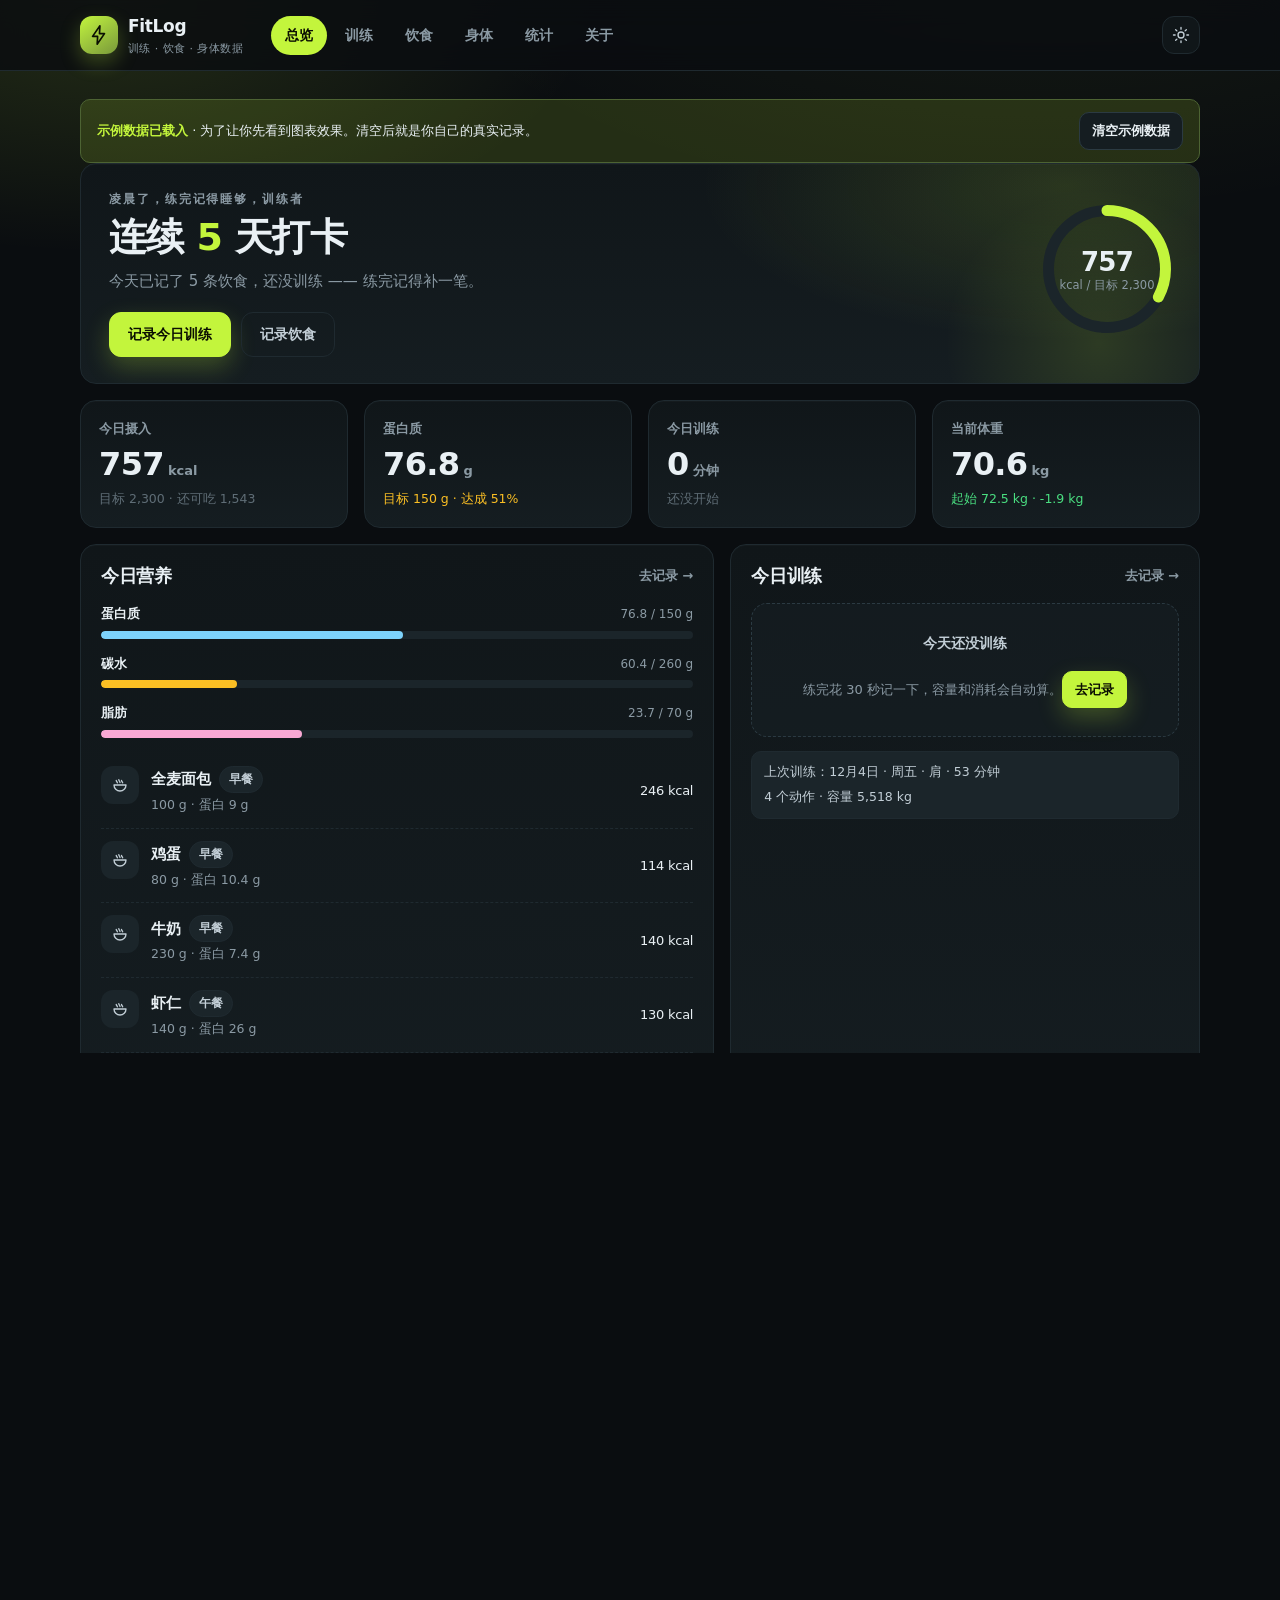
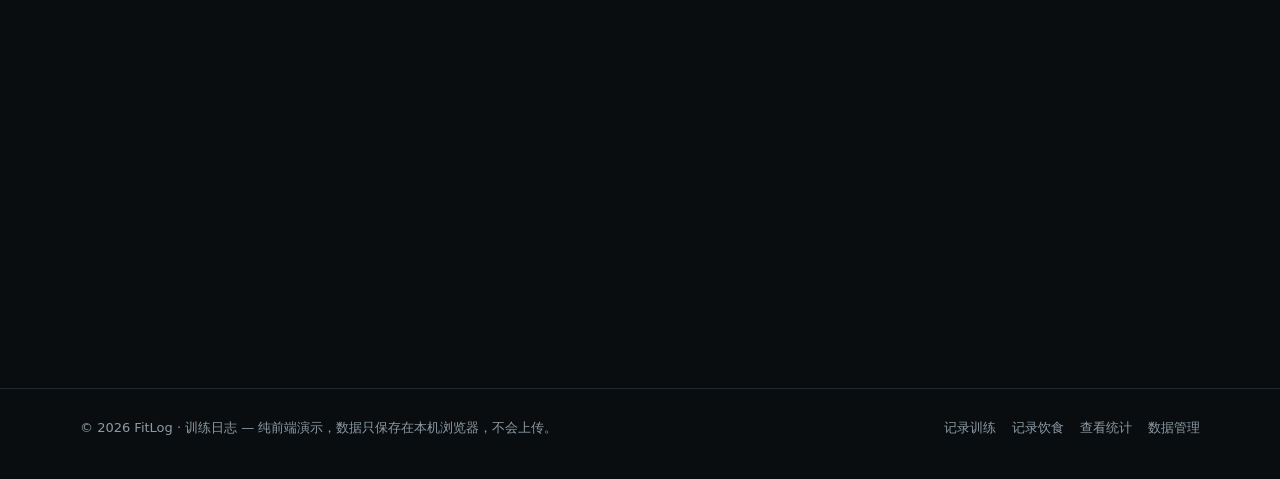
<file: index.html>
<!DOCTYPE html>
<html lang="zh-CN" data-theme="dark">
<head>
<meta charset="UTF-8">
<meta name="viewport" content="width=device-width, initial-scale=1">
<title>总览 · FitLog 训练日志</title>
<meta name="description" content="FitLog —— 记录每天的训练、饮食和身体数据，纯前端本地存储。">
<link rel="icon" href="data:image/svg+xml,%3Csvg xmlns='http://www.w3.org/2000/svg' viewBox='0 0 64 64'%3E%3Crect width='64' height='64' rx='16' fill='%230b0f02'/%3E%3Cpath d='M18 22v20M12 26v12M46 22v20M52 26v12M18 32h28' stroke='%23c3f53c' stroke-width='5' stroke-linecap='round'/%3E%3C/svg%3E">
<link rel="stylesheet" href="css/style.css">
<script>
  /* 首屏前定好主题，避免深色用户看到白屏闪烁 */
  (function () {
    try {
      var raw = localStorage.getItem('fitlog.v1');
      if (raw) {
        var s = JSON.parse(raw);
        var th = s && s.settings && s.settings.theme;
        if (th) document.documentElement.dataset.theme = th;
      }
    } catch (e) { /* 忽略 */ }
  })();
</script>
</head>
<body data-page="home">
<div id="shell-top"></div>

<main class="container">
  <div class="notice fade-up" id="demoNotice" hidden>
    <span><strong>示例数据已载入</strong> · 为了让你先看到图表效果。清空后就是你自己的真实记录。</span>
    <button class="btn btn-sm" id="clearDemoBtn" type="button">清空示例数据</button>
  </div>

  <section class="hero card fade-up">
    <div class="hero-main">
      <p class="eyebrow" id="heroGreeting">你好</p>
      <h1 class="h1">连续 <span class="num brand-text" id="streakNum">0</span> 天打卡</h1>
      <p class="muted" id="heroSub">今天还没有记录，从一次训练或一顿饭开始。</p>
      <div class="hero-actions">
        <a class="btn btn-primary" href="train.html">记录今日训练</a>
        <a class="btn btn-ghost" href="diet.html">记录饮食</a>
      </div>
    </div>
    <div class="hero-ring" id="heroRing" aria-label="今日热量完成度"></div>
  </section>

  <section class="grid grid-4" aria-label="今日关键数据">
    <article class="card stat fade-up">
      <p class="stat-label">今日摄入</p>
      <p class="stat-value"><span class="num" id="statKcal">0</span><small>kcal</small></p>
      <p class="stat-sub" id="statKcalSub">目标 0</p>
    </article>
    <article class="card stat fade-up">
      <p class="stat-label">蛋白质</p>
      <p class="stat-value"><span class="num" id="statProtein">0</span><small>g</small></p>
      <p class="stat-sub" id="statProteinSub">目标 0 g</p>
    </article>
    <article class="card stat fade-up">
      <p class="stat-label">今日训练</p>
      <p class="stat-value"><span class="num" id="statMinutes">0</span><small>分钟</small></p>
      <p class="stat-sub" id="statWorkoutSub">还没开始</p>
    </article>
    <article class="card stat fade-up">
      <p class="stat-label">当前体重</p>
      <p class="stat-value"><span class="num" id="statWeight">--</span><small>kg</small></p>
      <p class="stat-sub" id="statWeightSub">还没有记录</p>
    </article>
  </section>

  <section class="grid grid-side">
    <article class="card fade-up">
      <header class="card-head">
        <h2 class="h2">今日营养</h2>
        <a class="link" href="diet.html">去记录 →</a>
      </header>
      <div class="macro-list" id="homeMacros"></div>
      <ul class="list" id="homeMeals" style="margin-top:16px"></ul>
    </article>

    <article class="card fade-up">
      <header class="card-head">
        <h2 class="h2">今日训练</h2>
        <a class="link" href="train.html">去记录 →</a>
      </header>
      <div id="homeWorkout"></div>
    </article>
  </section>

  <section class="grid grid-2">
    <article class="card fade-up">
      <header class="card-head">
        <h2 class="h2">近 7 天摄入</h2>
        <span class="tiny muted">单位 kcal</span>
      </header>
      <div class="chart" id="homeCalChart"></div>
    </article>
    <article class="card fade-up">
      <header class="card-head">
        <h2 class="h2">体重趋势</h2>
        <a class="link" href="body.html">详情 →</a>
      </header>
      <div class="chart" id="homeWeightChart"></div>
    </article>
  </section>

  <section class="grid grid-2">
    <article class="card fade-up">
      <header class="card-head">
        <h2 class="h2">今日建议</h2>
        <span class="tag tag-brand">自动生成</span>
      </header>
      <ul class="list" id="homeTips"></ul>
    </article>
    <article class="card fade-up">
      <header class="card-head">
        <h2 class="h2">最近记录</h2>
        <a class="link" href="stats.html">看统计 →</a>
      </header>
      <ul class="timeline" id="homeRecent"></ul>
    </article>
  </section>
</main>

<div id="shell-bottom"></div>

<script src="js/data.js"></script>
<script src="js/store.js"></script>
<script src="js/ui.js"></script>
<script src="js/charts.js"></script>
<script src="js/page-home.js"></script>
</body>
</html>
</file>
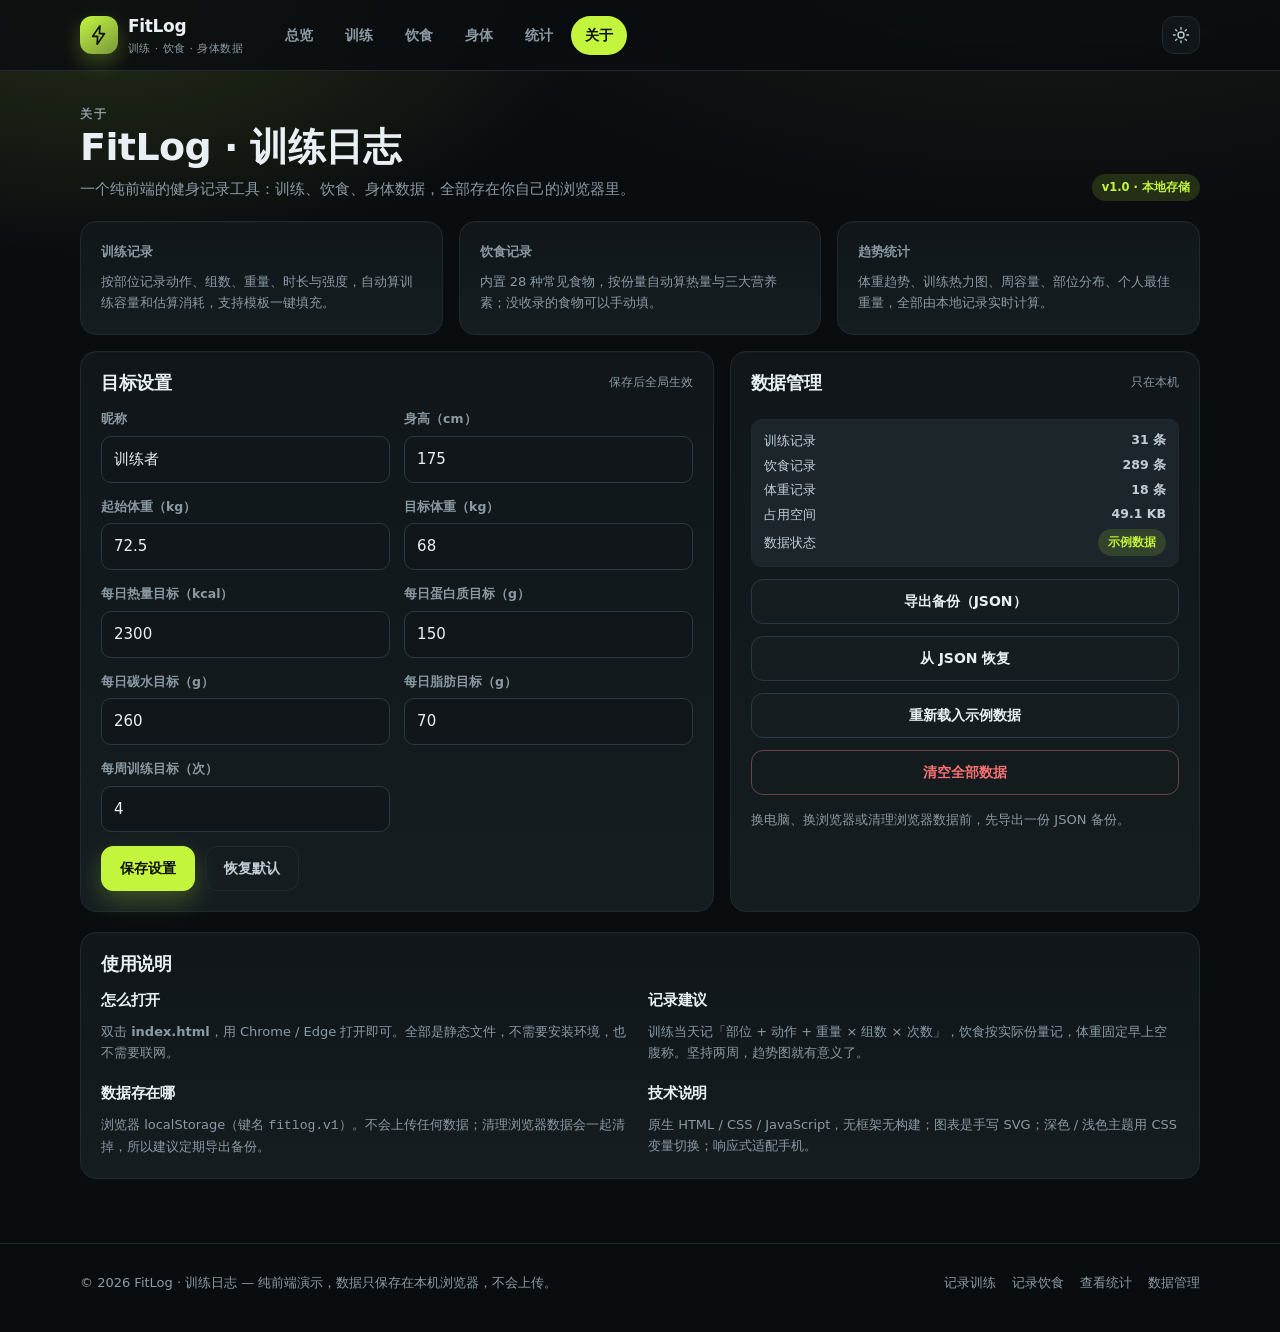
<file: about.html>
<!DOCTYPE html>
<html lang="zh-CN" data-theme="dark">
<head>
<meta charset="UTF-8">
<meta name="viewport" content="width=device-width, initial-scale=1">
<title>关于 · FitLog 训练日志</title>
<meta name="description" content="FitLog 使用说明、目标设置与数据管理：导出备份、导入恢复、清空数据。">
<link rel="icon" href="data:image/svg+xml,%3Csvg xmlns='http://www.w3.org/2000/svg' viewBox='0 0 64 64'%3E%3Crect width='64' height='64' rx='16' fill='%230b0f02'/%3E%3Cpath d='M18 22v20M12 26v12M46 22v20M52 26v12M18 32h28' stroke='%23c3f53c' stroke-width='5' stroke-linecap='round'/%3E%3C/svg%3E">
<link rel="stylesheet" href="css/style.css">
<script>
  (function () {
    try {
      var raw = localStorage.getItem('fitlog.v1');
      if (raw) {
        var s = JSON.parse(raw);
        var th = s && s.settings && s.settings.theme;
        if (th) document.documentElement.dataset.theme = th;
      }
    } catch (e) { /* 忽略 */ }
  })();
</script>
</head>
<body data-page="about">
<div id="shell-top"></div>

<main class="container">
  <div class="page-head">
    <div>
      <p class="eyebrow">关于</p>
      <h1 class="h1">FitLog · 训练日志</h1>
      <p>一个纯前端的健身记录工具：训练、饮食、身体数据，全部存在你自己的浏览器里。</p>
    </div>
    <span class="tag tag-brand">v1.0 · 本地存储</span>
  </div>

  <section class="grid grid-3" aria-label="功能概览">
    <article class="card fade-up">
      <p class="stat-label">训练记录</p>
      <p class="small muted mt-2">按部位记录动作、组数、重量、时长与强度，自动算训练容量和估算消耗，支持模板一键填充。</p>
    </article>
    <article class="card fade-up">
      <p class="stat-label">饮食记录</p>
      <p class="small muted mt-2">内置 28 种常见食物，按份量自动算热量与三大营养素；没收录的食物可以手动填。</p>
    </article>
    <article class="card fade-up">
      <p class="stat-label">趋势统计</p>
      <p class="small muted mt-2">体重趋势、训练热力图、周容量、部位分布、个人最佳重量，全部由本地记录实时计算。</p>
    </article>
  </section>

  <div class="grid grid-side">
    <section class="card fade-up">
      <header class="card-head">
        <h2 class="h2">目标设置</h2>
        <span class="tiny muted">保存后全局生效</span>
      </header>
      <form id="settingsForm" novalidate>
        <div class="form-grid">
          <div class="field">
            <label for="sName">昵称</label>
            <input class="input" id="sName" type="text" maxlength="12" placeholder="训练者">
          </div>
          <div class="field">
            <label for="sHeight">身高（cm）</label>
            <input class="input" id="sHeight" type="number" min="120" max="230" step="0.5">
          </div>
          <div class="field">
            <label for="sStartWeight">起始体重（kg）</label>
            <input class="input" id="sStartWeight" type="number" min="20" max="300" step="0.1">
          </div>
          <div class="field">
            <label for="sGoalWeight">目标体重（kg）</label>
            <input class="input" id="sGoalWeight" type="number" min="20" max="300" step="0.1">
          </div>
          <div class="field">
            <label for="sKcalGoal">每日热量目标（kcal）</label>
            <input class="input" id="sKcalGoal" type="number" min="800" max="6000" step="10">
          </div>
          <div class="field">
            <label for="sProteinGoal">每日蛋白质目标（g）</label>
            <input class="input" id="sProteinGoal" type="number" min="20" max="400" step="5">
          </div>
          <div class="field">
            <label for="sCarbGoal">每日碳水目标（g）</label>
            <input class="input" id="sCarbGoal" type="number" min="20" max="800" step="5">
          </div>
          <div class="field">
            <label for="sFatGoal">每日脂肪目标（g）</label>
            <input class="input" id="sFatGoal" type="number" min="10" max="300" step="5">
          </div>
          <div class="field">
            <label for="sWeeklyGoal">每周训练目标（次）</label>
            <input class="input" id="sWeeklyGoal" type="number" min="1" max="14" step="1">
          </div>
        </div>
        <div class="row mt-3">
          <button class="btn btn-primary" type="submit">保存设置</button>
          <button class="btn btn-ghost" type="button" id="resetSettings">恢复默认</button>
        </div>
      </form>
    </section>

    <section class="card fade-up">
      <header class="card-head">
        <h2 class="h2">数据管理</h2>
        <span class="tiny muted">只在本机</span>
      </header>
      <div class="stack">
        <div class="detail-box" id="storageInfo">统计中…</div>
        <button class="btn btn-block" type="button" id="exportBtn">导出备份（JSON）</button>
        <button class="btn btn-block" type="button" id="importBtn">从 JSON 恢复</button>
        <input type="file" id="importFile" accept=".json,application/json" class="hidden">
        <button class="btn btn-block" type="button" id="seedBtn">重新载入示例数据</button>
        <button class="btn btn-block btn-danger" type="button" id="clearBtn">清空全部数据</button>
      </div>
      <p class="small muted mt-3">换电脑、换浏览器或清理浏览器数据前，先导出一份 JSON 备份。</p>
    </section>
  </div>

  <section class="card mt-4 fade-up">
    <header class="card-head"><h2 class="h2">使用说明</h2></header>
    <div class="grid grid-2" style="margin-bottom:0">
      <div class="stack">
        <h3 class="h3">怎么打开</h3>
        <p class="small muted">双击 <b>index.html</b>，用 Chrome / Edge 打开即可。全部是静态文件，不需要安装环境，也不需要联网。</p>
        <h3 class="h3 mt-2">数据存在哪</h3>
        <p class="small muted">浏览器 localStorage（键名 <code>fitlog.v1</code>）。不会上传任何数据；清理浏览器数据会一起清掉，所以建议定期导出备份。</p>
      </div>
      <div class="stack">
        <h3 class="h3">记录建议</h3>
        <p class="small muted">训练当天记「部位 + 动作 + 重量 × 组数 × 次数」，饮食按实际份量记，体重固定早上空腹称。坚持两周，趋势图就有意义了。</p>
        <h3 class="h3 mt-2">技术说明</h3>
        <p class="small muted">原生 HTML / CSS / JavaScript，无框架无构建；图表是手写 SVG；深色 / 浅色主题用 CSS 变量切换；响应式适配手机。</p>
      </div>
    </div>
  </section>
</main>

<div id="shell-bottom"></div>

<script src="js/data.js"></script>
<script src="js/store.js"></script>
<script src="js/ui.js"></script>
<script src="js/charts.js"></script>
<script src="js/page-about.js"></script>
</body>
</html>
</file>
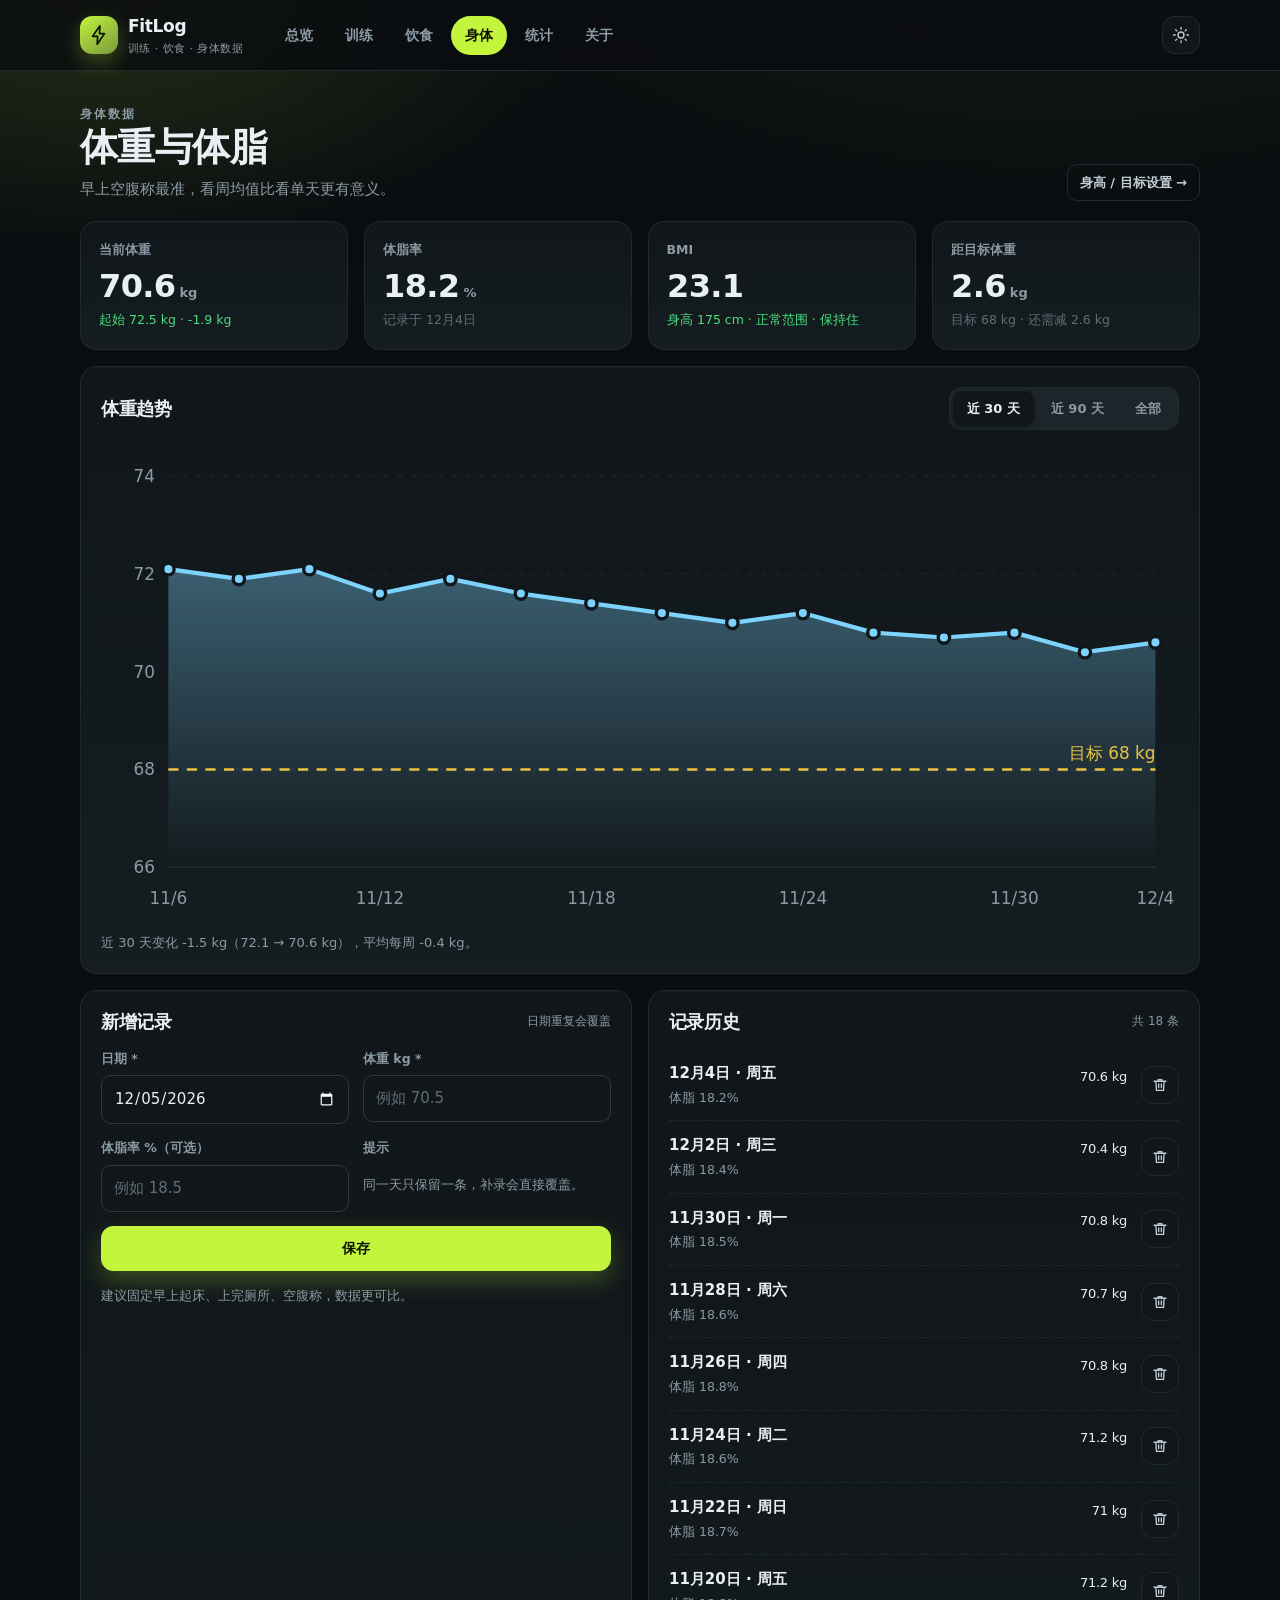
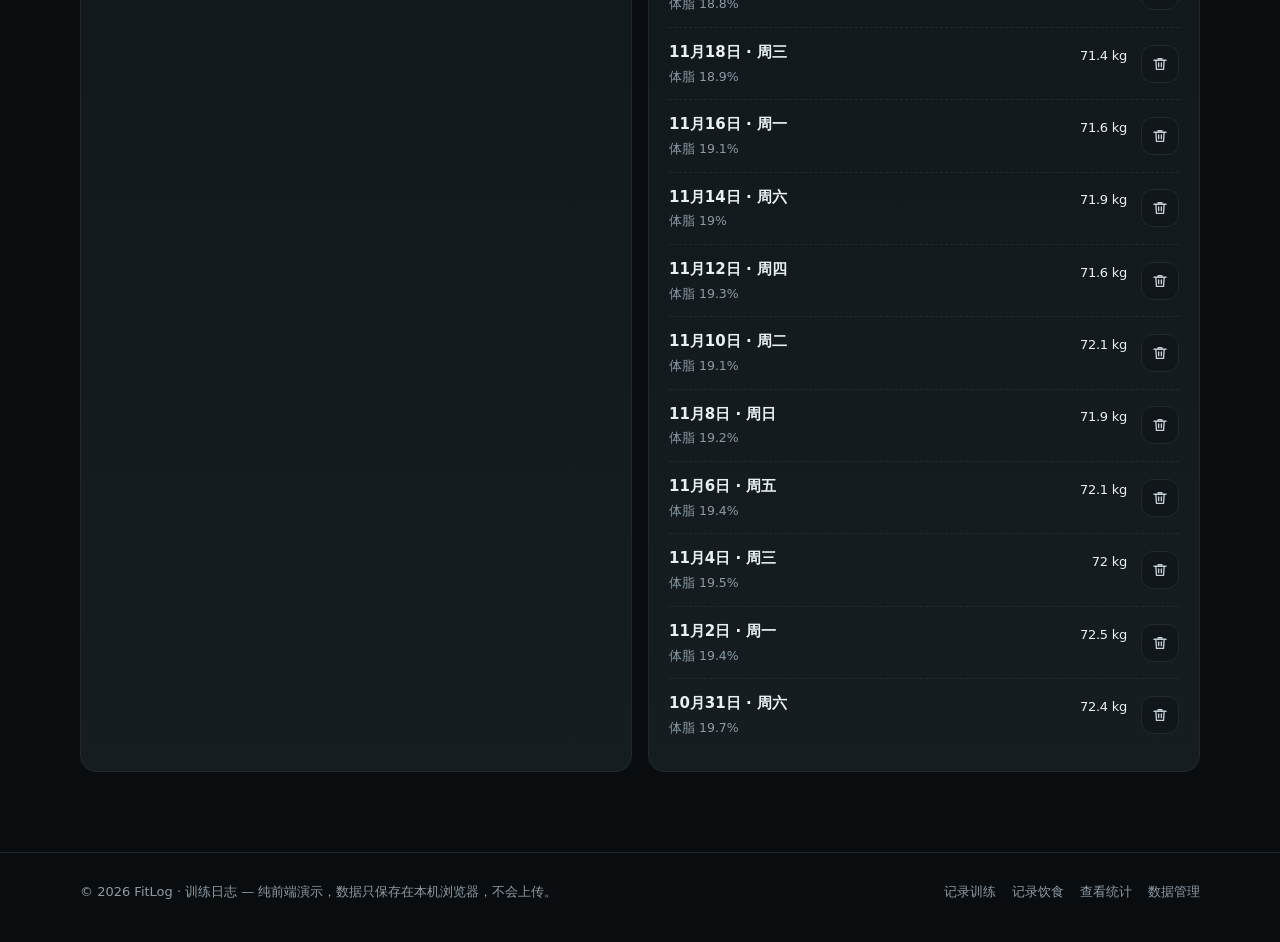
<file: body.html>
<!DOCTYPE html>
<html lang="zh-CN" data-theme="dark">
<head>
<meta charset="UTF-8">
<meta name="viewport" content="width=device-width, initial-scale=1">
<title>身体 · FitLog 训练日志</title>
<meta name="description" content="记录体重和体脂率，查看体重趋势、BMI 和与目标的距离。">
<link rel="icon" href="data:image/svg+xml,%3Csvg xmlns='http://www.w3.org/2000/svg' viewBox='0 0 64 64'%3E%3Crect width='64' height='64' rx='16' fill='%230b0f02'/%3E%3Cpath d='M18 22v20M12 26v12M46 22v20M52 26v12M18 32h28' stroke='%23c3f53c' stroke-width='5' stroke-linecap='round'/%3E%3C/svg%3E">
<link rel="stylesheet" href="css/style.css">
<script>
  (function () {
    try {
      var raw = localStorage.getItem('fitlog.v1');
      if (raw) {
        var s = JSON.parse(raw);
        var th = s && s.settings && s.settings.theme;
        if (th) document.documentElement.dataset.theme = th;
      }
    } catch (e) { /* 忽略 */ }
  })();
</script>
</head>
<body data-page="body">
<div id="shell-top"></div>

<main class="container">
  <div class="page-head">
    <div>
      <p class="eyebrow">身体数据</p>
      <h1 class="h1">体重与体脂</h1>
      <p>早上空腹称最准，看周均值比看单天更有意义。</p>
    </div>
    <a class="btn btn-ghost btn-sm" href="about.html">身高 / 目标设置 →</a>
  </div>

  <section class="grid grid-4" aria-label="身体数据概览">
    <article class="card stat fade-up">
      <p class="stat-label">当前体重</p>
      <p class="stat-value"><span class="num" id="bodyWeight">--</span><small>kg</small></p>
      <p class="stat-sub" id="bodyWeightSub">还没有记录</p>
    </article>
    <article class="card stat fade-up">
      <p class="stat-label">体脂率</p>
      <p class="stat-value"><span class="num" id="bodyFat">--</span><small>%</small></p>
      <p class="stat-sub" id="bodyFatSub">没有记录体脂</p>
    </article>
    <article class="card stat fade-up">
      <p class="stat-label">BMI</p>
      <p class="stat-value"><span class="num" id="bodyBmi">--</span></p>
      <p class="stat-sub" id="bodyBmiSub">需要身高和体重</p>
    </article>
    <article class="card stat fade-up">
      <p class="stat-label">距目标体重</p>
      <p class="stat-value"><span class="num" id="bodyGoalDiff">--</span><small>kg</small></p>
      <p class="stat-sub" id="bodyGoalSub">目标 0 kg</p>
    </article>
  </section>

  <section class="card fade-up" style="margin-bottom:16px">
    <header class="card-head">
      <h2 class="h2">体重趋势</h2>
      <div class="segmented" id="rangeSeg" role="group" aria-label="时间范围">
        <button type="button" class="is-active" data-range="30">近 30 天</button>
        <button type="button" data-range="90">近 90 天</button>
        <button type="button" data-range="all">全部</button>
      </div>
    </header>
    <div class="chart" id="weightChart"></div>
    <p class="small muted mt-3" id="weightInsight"></p>
  </section>

  <div class="grid grid-2">
    <section class="card fade-up">
      <header class="card-head">
        <h2 class="h2">新增记录</h2>
        <span class="tiny muted">日期重复会覆盖</span>
      </header>
      <form id="bodyForm" novalidate>
        <div class="form-grid">
          <div class="field">
            <label for="bDate">日期 *</label>
            <input class="input" type="date" id="bDate" required>
          </div>
          <div class="field">
            <label for="bWeight">体重 kg *</label>
            <input class="input" type="number" id="bWeight" min="20" max="300" step="0.1" placeholder="例如 70.5">
          </div>
          <div class="field">
            <label for="bBodyfat">体脂率 %（可选）</label>
            <input class="input" type="number" id="bBodyfat" min="3" max="60" step="0.1" placeholder="例如 18.5">
          </div>
          <div class="field">
            <label>提示</label>
            <p class="small muted" style="padding-top:9px">同一天只保留一条，补录会直接覆盖。</p>
          </div>
        </div>
        <button class="btn btn-primary btn-block mt-3" type="submit">保存</button>
      </form>
      <p class="small muted mt-3" id="bodyTip">建议固定早上起床、上完厕所、空腹称，数据更可比。</p>
    </section>

    <section class="card fade-up">
      <header class="card-head">
        <h2 class="h2">记录历史</h2>
        <span class="tiny muted" id="bodyCount"></span>
      </header>
      <ul class="list" id="bodyList"></ul>
    </section>
  </div>
</main>

<div id="shell-bottom"></div>

<script src="js/data.js"></script>
<script src="js/store.js"></script>
<script src="js/ui.js"></script>
<script src="js/charts.js"></script>
<script src="js/page-body.js"></script>
</body>
</html>
</file>
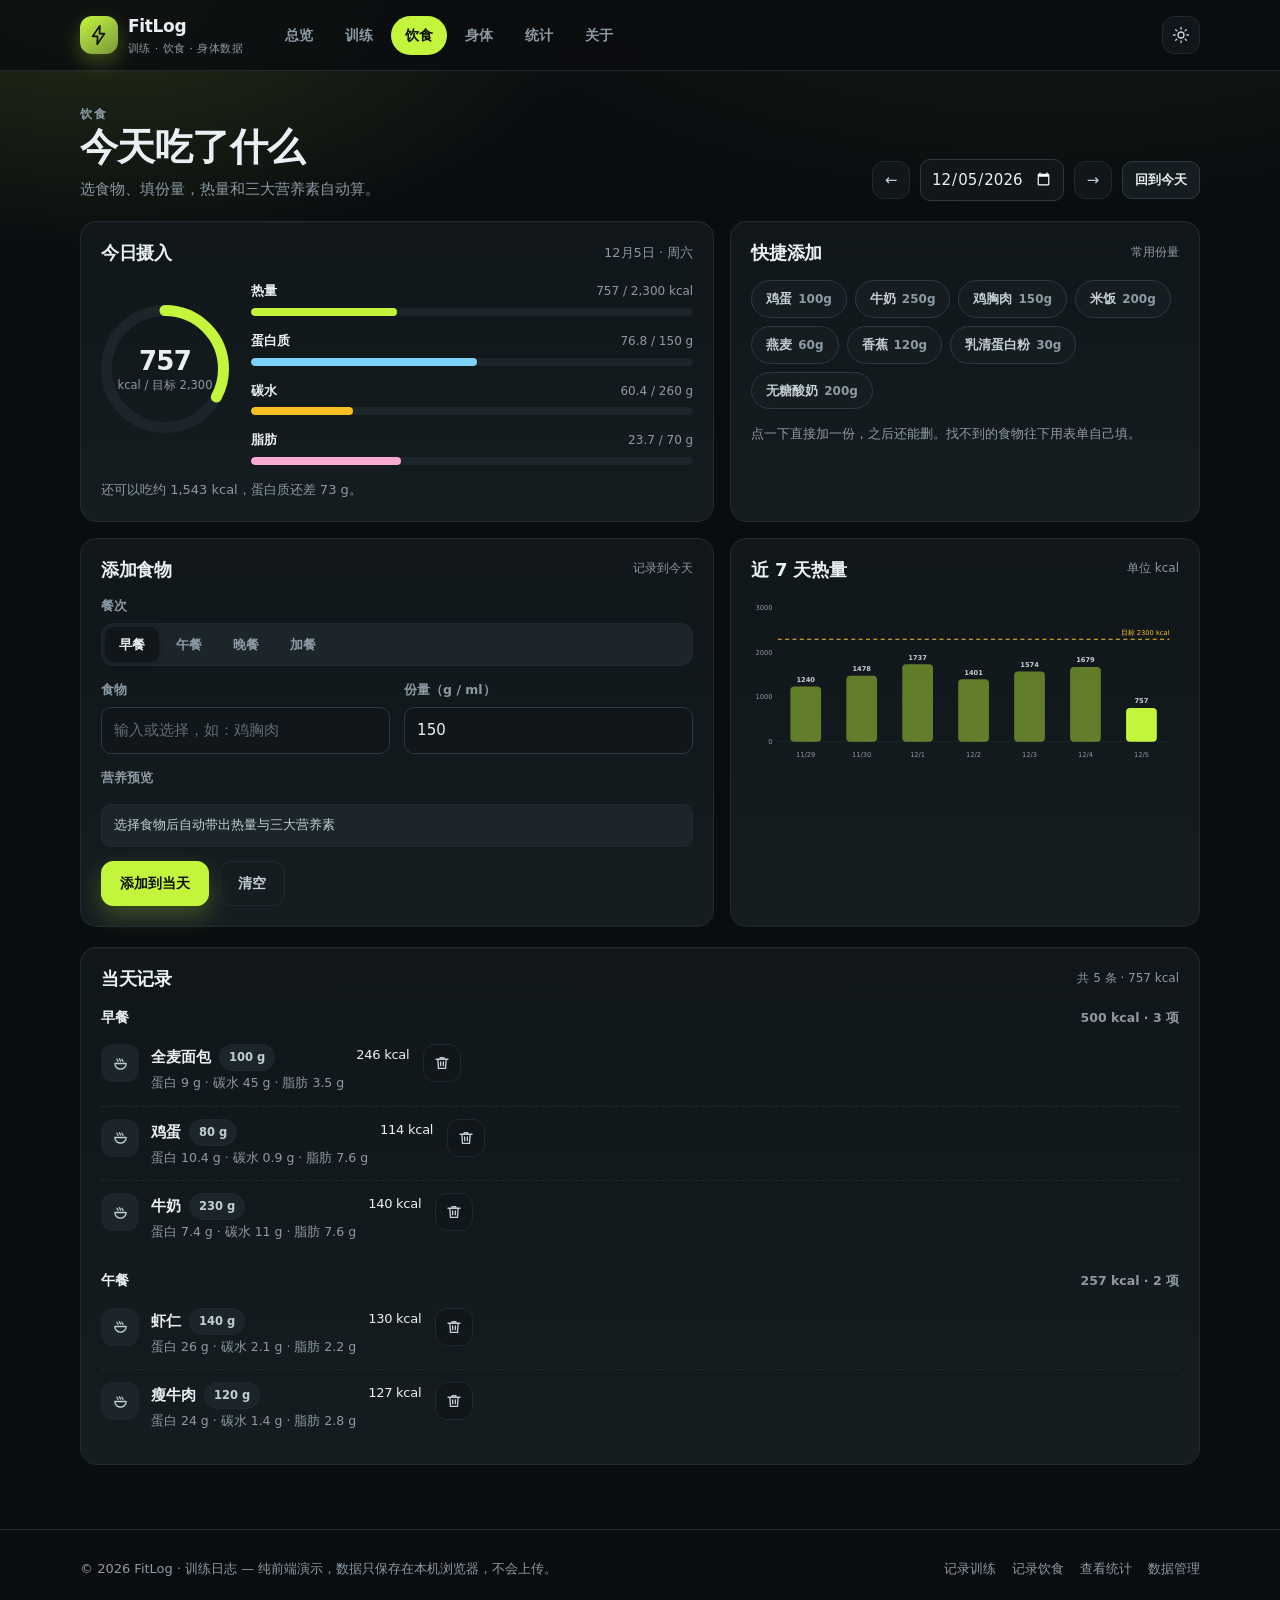
<file: diet.html>
<!DOCTYPE html>
<html lang="zh-CN" data-theme="dark">
<head>
<meta charset="UTF-8">
<meta name="viewport" content="width=device-width, initial-scale=1">
<title>饮食 · FitLog 训练日志</title>
<meta name="description" content="记录每天吃了什么：热量、蛋白质、碳水、脂肪自动计算，和每日目标对比。">
<link rel="icon" href="data:image/svg+xml,%3Csvg xmlns='http://www.w3.org/2000/svg' viewBox='0 0 64 64'%3E%3Crect width='64' height='64' rx='16' fill='%230b0f02'/%3E%3Cpath d='M18 22v20M12 26v12M46 22v20M52 26v12M18 32h28' stroke='%23c3f53c' stroke-width='5' stroke-linecap='round'/%3E%3C/svg%3E">
<link rel="stylesheet" href="css/style.css">
<script>
  (function () {
    try {
      var raw = localStorage.getItem('fitlog.v1');
      if (raw) {
        var s = JSON.parse(raw);
        var th = s && s.settings && s.settings.theme;
        if (th) document.documentElement.dataset.theme = th;
      }
    } catch (e) { /* 忽略 */ }
  })();
</script>
</head>
<body data-page="diet">
<div id="shell-top"></div>

<main class="container">
  <div class="page-head">
    <div>
      <p class="eyebrow">饮食</p>
      <h1 class="h1">今天吃了什么</h1>
      <p>选食物、填份量，热量和三大营养素自动算。</p>
    </div>
    <div class="row">
      <button class="icon-btn" id="prevDay" type="button" aria-label="前一天">←</button>
      <input class="input" type="date" id="dietDate" style="width:auto;min-height:38px;padding:7px 10px">
      <button class="icon-btn" id="nextDay" type="button" aria-label="后一天">→</button>
      <button class="btn btn-sm" id="todayBtn" type="button">回到今天</button>
    </div>
  </div>

  <div class="grid grid-side">
    <section class="card fade-up">
      <header class="card-head">
        <h2 class="h2">今日摄入</h2>
        <span class="small muted" id="dietDayLabel"></span>
      </header>
      <div class="row" style="gap:22px;align-items:center">
        <div id="dietRing" aria-label="热量完成度"></div>
        <div class="macro-list" style="flex:1 1 220px">
          <div class="macro"><div class="macro-head"><b>热量</b><span id="dietKcalText">0 / 0 kcal</span></div><div class="bar"><i id="dietKcalBar" style="width:0%"></i></div></div>
          <div class="macro is-protein"><div class="macro-head"><b>蛋白质</b><span id="dietProteinText">0 / 0 g</span></div><div class="bar is-protein"><i id="dietProteinBar" style="width:0%"></i></div></div>
          <div class="macro is-carb"><div class="macro-head"><b>碳水</b><span id="dietCarbText">0 / 0 g</span></div><div class="bar is-carb"><i id="dietCarbBar" style="width:0%"></i></div></div>
          <div class="macro is-fat"><div class="macro-head"><b>脂肪</b><span id="dietFatText">0 / 0 g</span></div><div class="bar is-fat"><i id="dietFatBar" style="width:0%"></i></div></div>
        </div>
      </div>
      <p class="small muted mt-3" id="dietTip"></p>
    </section>

    <section class="card fade-up">
      <header class="card-head">
        <h2 class="h2">快捷添加</h2>
        <span class="tiny muted">常用份量</span>
      </header>
      <div class="chips" id="quickFoods"></div>
      <p class="small muted mt-3">点一下直接加一份，之后还能删。找不到的食物往下用表单自己填。</p>
    </section>
  </div>

  <div class="grid grid-side">
    <section class="card fade-up">
      <header class="card-head">
        <h2 class="h2">添加食物</h2>
        <span class="tiny muted" id="addDateLabel"></span>
      </header>
      <form id="mealForm" novalidate>
        <div class="field mb-3">
          <label>餐次</label>
          <div class="segmented" id="mealSeg" role="group" aria-label="选择餐次"></div>
        </div>

        <div class="form-grid">
          <div class="field">
            <label for="foodName">食物</label>
            <input class="input" id="foodName" list="foodOptions" type="text" placeholder="输入或选择，如：鸡胸肉" autocomplete="off">
            <datalist id="foodOptions"></datalist>
          </div>
          <div class="field">
            <label for="foodGrams">份量（g / ml）</label>
            <input class="input" type="number" id="foodGrams" min="1" max="2000" step="5" value="150">
          </div>
          <div class="field span-2">
            <label>营养预览</label>
            <div class="detail-box" id="foodPreview">选择食物后自动带出热量与三大营养素</div>
          </div>
        </div>

        <div id="manualFields" class="form-grid hidden mt-3">
          <div class="field">
            <label for="mKcal">热量 kcal</label>
            <input class="input" type="number" id="mKcal" min="0" max="3000" step="1" placeholder="0">
          </div>
          <div class="field">
            <label for="mProtein">蛋白质 g</label>
            <input class="input" type="number" id="mProtein" min="0" max="300" step="0.1" placeholder="0">
          </div>
          <div class="field">
            <label for="mCarb">碳水 g</label>
            <input class="input" type="number" id="mCarb" min="0" max="500" step="0.1" placeholder="0">
          </div>
          <div class="field">
            <label for="mFat">脂肪 g</label>
            <input class="input" type="number" id="mFat" min="0" max="300" step="0.1" placeholder="0">
          </div>
        </div>

        <div class="row mt-3">
          <button class="btn btn-primary" type="submit">添加到当天</button>
          <button class="btn btn-ghost" type="button" id="clearMealForm">清空</button>
        </div>
      </form>
    </section>

    <section class="card fade-up">
      <header class="card-head">
        <h2 class="h2">近 7 天热量</h2>
        <span class="tiny muted">单位 kcal</span>
      </header>
      <div class="chart" id="dietChart"></div>
    </section>
  </div>

  <section class="card mt-4 fade-up">
    <header class="card-head">
      <h2 class="h2">当天记录</h2>
      <span class="tiny muted" id="mealCount"></span>
    </header>
    <div id="mealGroups"></div>
  </section>
</main>

<div id="shell-bottom"></div>

<script src="js/data.js"></script>
<script src="js/store.js"></script>
<script src="js/ui.js"></script>
<script src="js/charts.js"></script>
<script src="js/page-diet.js"></script>
</body>
</html>
</file>
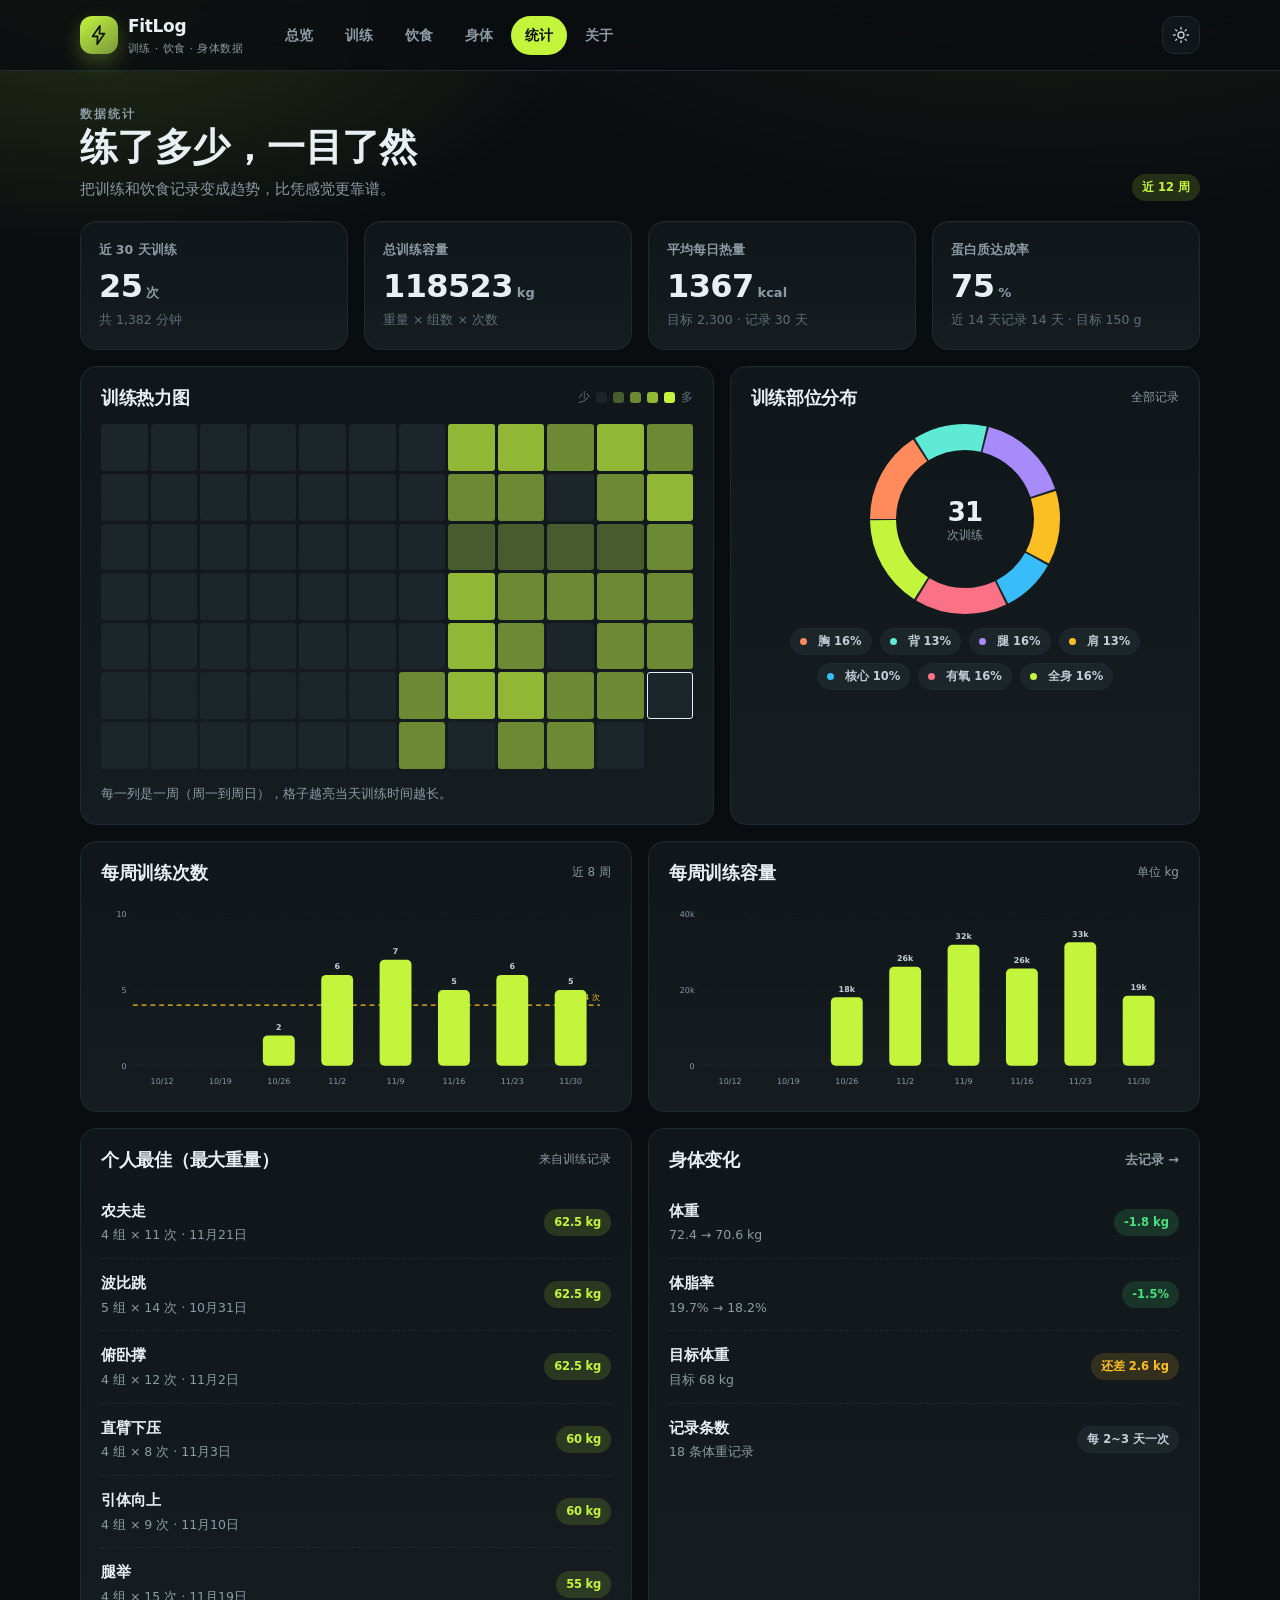
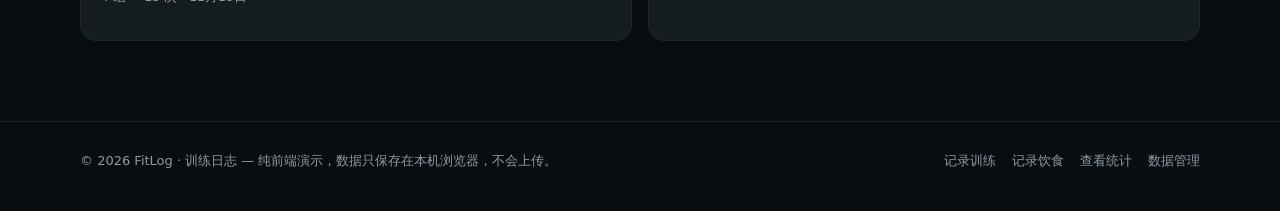
<file: stats.html>
<!DOCTYPE html>
<html lang="zh-CN" data-theme="dark">
<head>
<meta charset="UTF-8">
<meta name="viewport" content="width=device-width, initial-scale=1">
<title>统计 · FitLog 训练日志</title>
<meta name="description" content="训练热力图、每周次数与容量、部位分布、个人最佳重量与热量达成率。">
<link rel="icon" href="data:image/svg+xml,%3Csvg xmlns='http://www.w3.org/2000/svg' viewBox='0 0 64 64'%3E%3Crect width='64' height='64' rx='16' fill='%230b0f02'/%3E%3Cpath d='M18 22v20M12 26v12M46 22v20M52 26v12M18 32h28' stroke='%23c3f53c' stroke-width='5' stroke-linecap='round'/%3E%3C/svg%3E">
<link rel="stylesheet" href="css/style.css">
<script>
  (function () {
    try {
      var raw = localStorage.getItem('fitlog.v1');
      if (raw) {
        var s = JSON.parse(raw);
        var th = s && s.settings && s.settings.theme;
        if (th) document.documentElement.dataset.theme = th;
      }
    } catch (e) { /* 忽略 */ }
  })();
</script>
</head>
<body data-page="stats">
<div id="shell-top"></div>

<main class="container">
  <div class="page-head">
    <div>
      <p class="eyebrow">数据统计</p>
      <h1 class="h1">练了多少，一目了然</h1>
      <p>把训练和饮食记录变成趋势，比凭感觉更靠谱。</p>
    </div>
    <span class="tag tag-brand" id="rangeTag">近 12 周</span>
  </div>

  <section class="grid grid-4" aria-label="关键指标">
    <article class="card stat fade-up">
      <p class="stat-label">近 30 天训练</p>
      <p class="stat-value"><span class="num" id="statSessions">0</span><small>次</small></p>
      <p class="stat-sub" id="statSessionsSub">共 0 分钟</p>
    </article>
    <article class="card stat fade-up">
      <p class="stat-label">总训练容量</p>
      <p class="stat-value"><span class="num" id="statVolume">0</span><small>kg</small></p>
      <p class="stat-sub">重量 × 组数 × 次数</p>
    </article>
    <article class="card stat fade-up">
      <p class="stat-label">平均每日热量</p>
      <p class="stat-value"><span class="num" id="statKcal">0</span><small>kcal</small></p>
      <p class="stat-sub" id="statKcalSub">目标 0</p>
    </article>
    <article class="card stat fade-up">
      <p class="stat-label">蛋白质达成率</p>
      <p class="stat-value"><span class="num" id="statProtein">0</span><small>%</small></p>
      <p class="stat-sub" id="statProteinSub">近 14 天平均</p>
    </article>
  </section>

  <section class="grid grid-side">
    <article class="card fade-up">
      <header class="card-head">
        <h2 class="h2">训练热力图</h2>
        <div class="legend">
          <span>少</span>
          <i style="background:var(--surface-3)"></i>
          <i style="background:color-mix(in srgb, var(--brand) 26%, var(--surface-3))"></i>
          <i style="background:color-mix(in srgb, var(--brand) 48%, var(--surface-3))"></i>
          <i style="background:color-mix(in srgb, var(--brand) 70%, var(--surface-3))"></i>
          <i style="background:var(--brand)"></i>
          <span>多</span>
        </div>
      </header>
      <div id="heatmap" aria-label="最近 12 周训练热力图"></div>
      <p class="small muted mt-3">每一列是一周（周一到周日），格子越亮当天训练时间越长。</p>
    </article>

    <article class="card fade-up">
      <header class="card-head">
        <h2 class="h2">训练部位分布</h2>
        <span class="tiny muted">全部记录</span>
      </header>
      <div id="typeDonut" style="display:flex;flex-direction:column;align-items:center"></div>
    </article>
  </section>

  <section class="grid grid-2">
    <article class="card fade-up">
      <header class="card-head">
        <h2 class="h2">每周训练次数</h2>
        <span class="tiny muted">近 8 周</span>
      </header>
      <div class="chart" id="sessionsChart"></div>
    </article>
    <article class="card fade-up">
      <header class="card-head">
        <h2 class="h2">每周训练容量</h2>
        <span class="tiny muted">单位 kg</span>
      </header>
      <div class="chart" id="volumeChart"></div>
    </article>
  </section>

  <section class="grid grid-2">
    <article class="card fade-up">
      <header class="card-head">
        <h2 class="h2">个人最佳（最大重量）</h2>
        <span class="tiny muted">来自训练记录</span>
      </header>
      <ul class="list" id="prList"></ul>
    </article>

    <article class="card fade-up">
      <header class="card-head">
        <h2 class="h2">身体变化</h2>
        <a class="link" href="body.html">去记录 →</a>
      </header>
      <ul class="list" id="bodySummary"></ul>
    </article>
  </section>
</main>

<div id="shell-bottom"></div>

<script src="js/data.js"></script>
<script src="js/store.js"></script>
<script src="js/ui.js"></script>
<script src="js/charts.js"></script>
<script src="js/page-stats.js"></script>
</body>
</html>
</file>
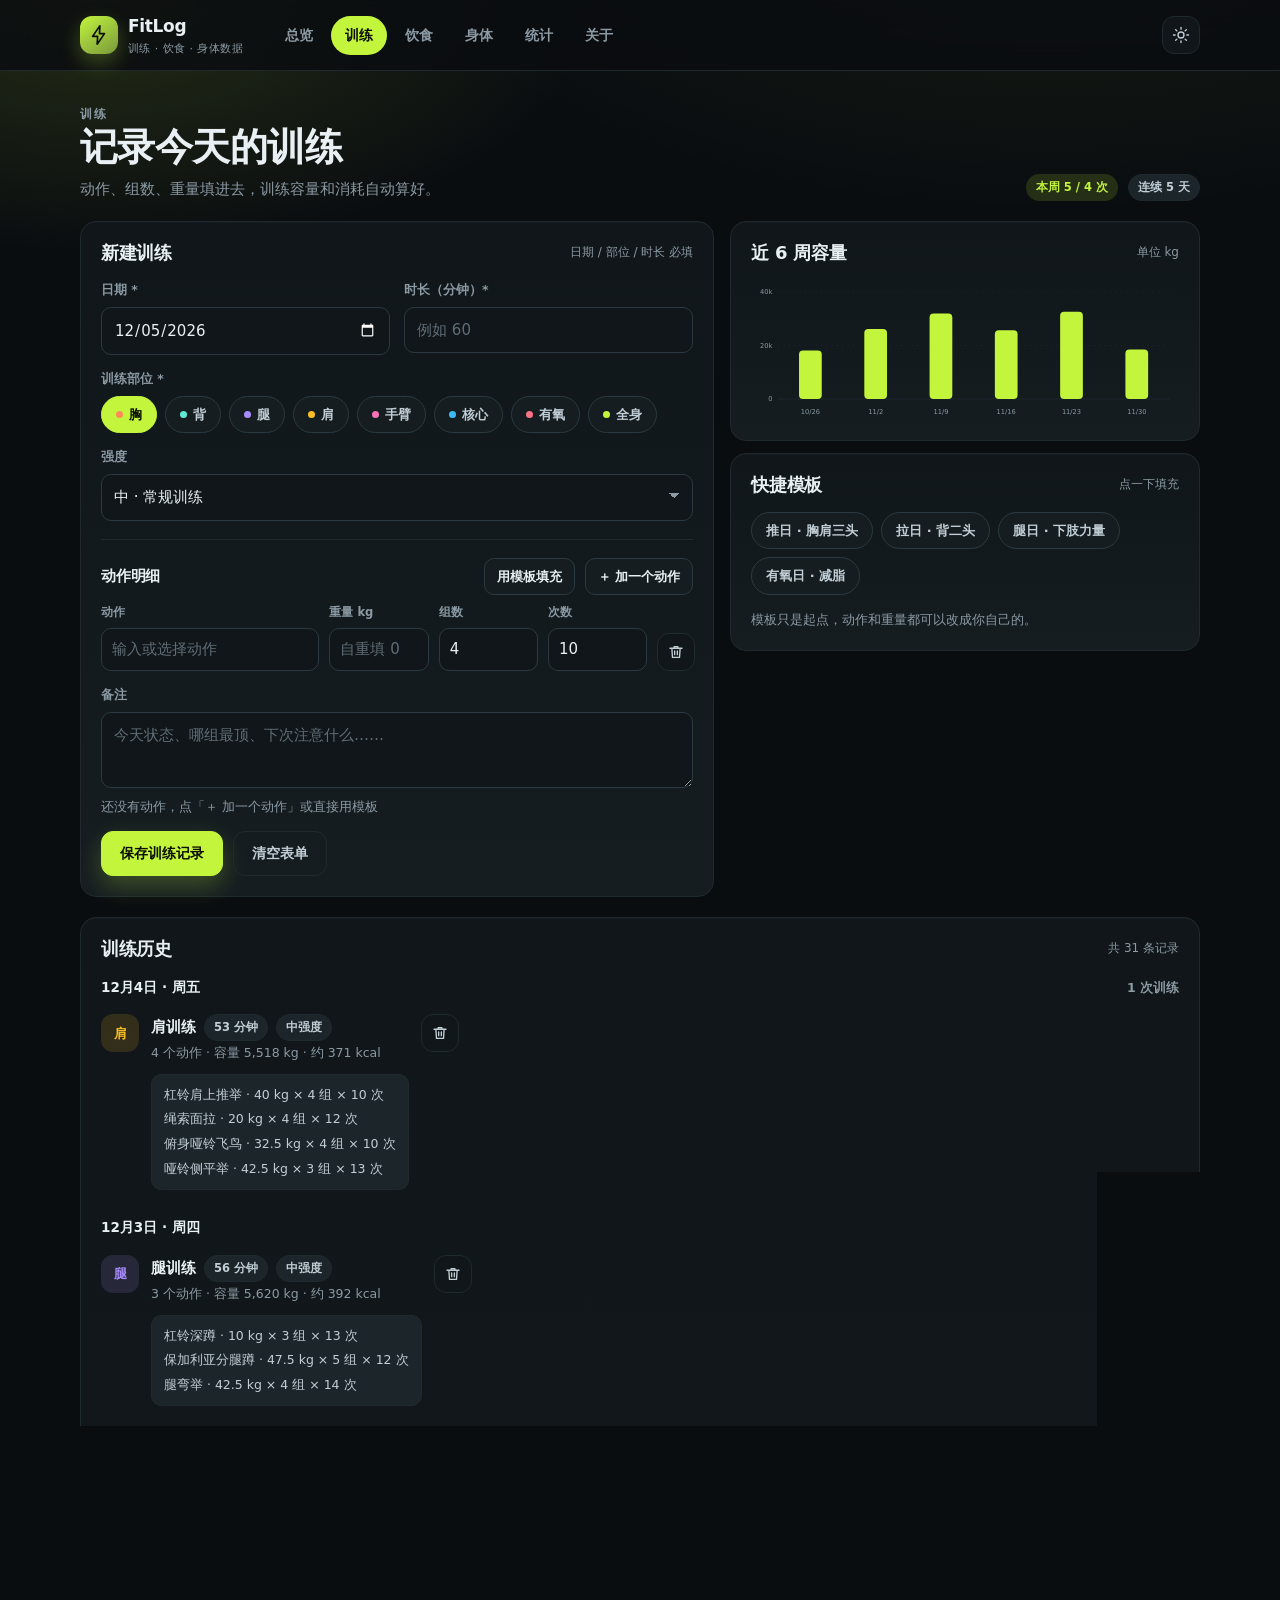
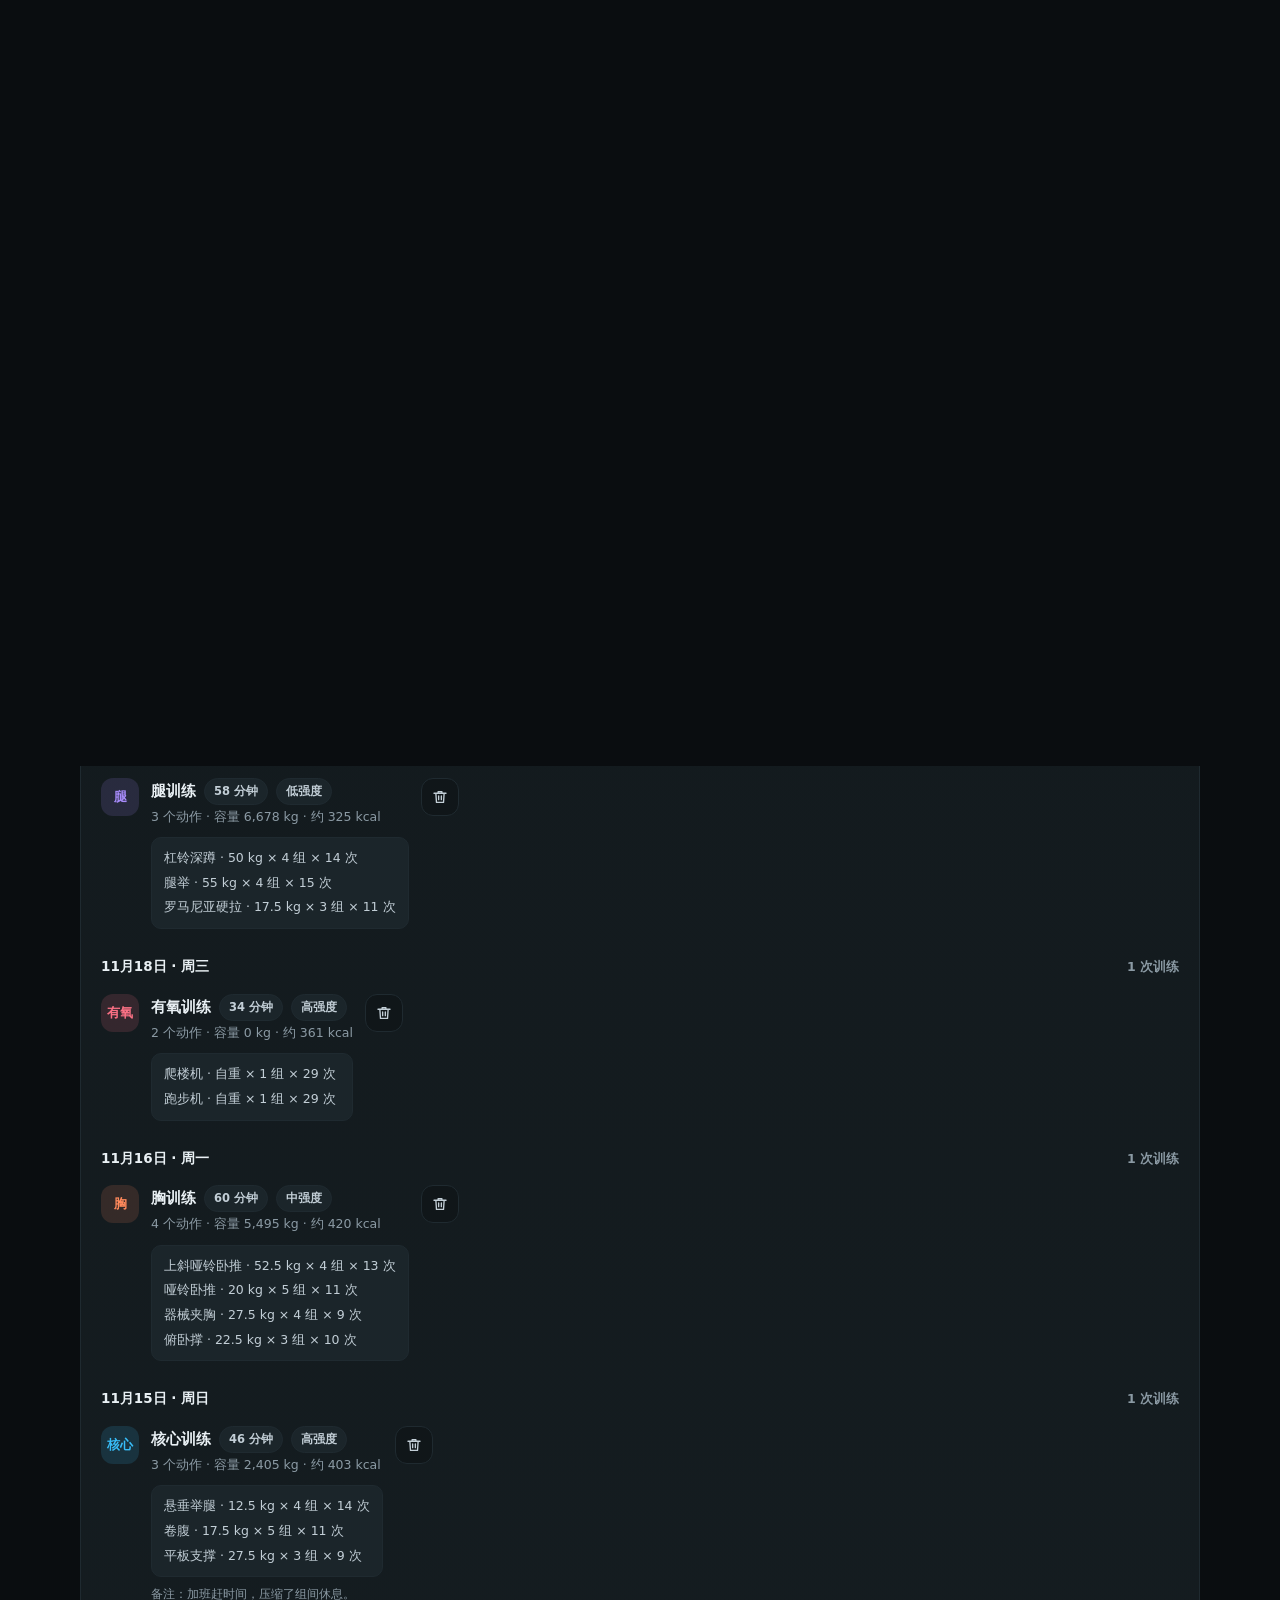
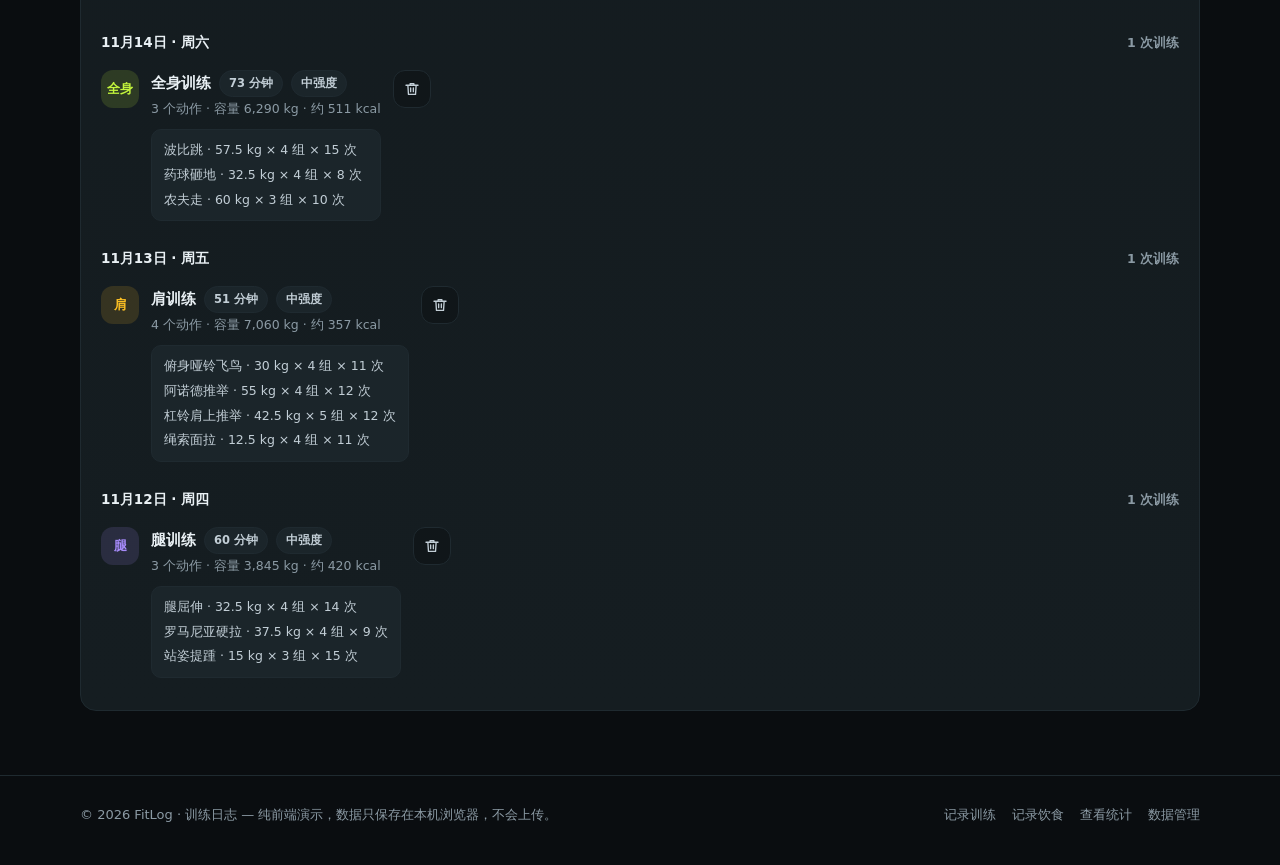
<file: train.html>
<!DOCTYPE html>
<html lang="zh-CN" data-theme="dark">
<head>
<meta charset="UTF-8">
<meta name="viewport" content="width=device-width, initial-scale=1">
<title>训练 · FitLog 训练日志</title>
<meta name="description" content="记录每次训练：部位、动作、组数、重量、时长，自动计算训练容量与消耗。">
<link rel="icon" href="data:image/svg+xml,%3Csvg xmlns='http://www.w3.org/2000/svg' viewBox='0 0 64 64'%3E%3Crect width='64' height='64' rx='16' fill='%230b0f02'/%3E%3Cpath d='M18 22v20M12 26v12M46 22v20M52 26v12M18 32h28' stroke='%23c3f53c' stroke-width='5' stroke-linecap='round'/%3E%3C/svg%3E">
<link rel="stylesheet" href="css/style.css">
<script>
  (function () {
    try {
      var raw = localStorage.getItem('fitlog.v1');
      if (raw) {
        var s = JSON.parse(raw);
        var th = s && s.settings && s.settings.theme;
        if (th) document.documentElement.dataset.theme = th;
      }
    } catch (e) { /* 忽略 */ }
  })();
</script>
</head>
<body data-page="train">
<div id="shell-top"></div>

<main class="container">
  <div class="page-head">
    <div>
      <p class="eyebrow">训练</p>
      <h1 class="h1">记录今天的训练</h1>
      <p>动作、组数、重量填进去，训练容量和消耗自动算好。</p>
    </div>
    <div class="row">
      <span class="tag tag-brand" id="weekTag">本周 0 / 4 次</span>
      <span class="tag" id="streakTag">连续 0 天</span>
    </div>
  </div>

  <div class="grid grid-side">
    <section class="card fade-up">
      <header class="card-head">
        <h2 class="h2">新建训练</h2>
        <span class="tiny muted">日期 / 部位 / 时长 必填</span>
      </header>

      <form id="workoutForm" novalidate>
        <div class="form-grid">
          <div class="field">
            <label for="wDate">日期 *</label>
            <input class="input" type="date" id="wDate" required>
          </div>
          <div class="field">
            <label for="wMinutes">时长（分钟）*</label>
            <input class="input" type="number" id="wMinutes" min="1" max="300" step="1" placeholder="例如 60">
          </div>
          <div class="field span-2">
            <label>训练部位 *</label>
            <div class="chips" id="typeChips" role="group" aria-label="选择训练部位"></div>
          </div>
          <div class="field span-2">
            <label for="wIntensity">强度</label>
            <select class="select" id="wIntensity">
              <option value="低">低 · 恢复日，主要找感觉</option>
              <option value="中" selected>中 · 常规训练</option>
              <option value="高">高 · 冲重量 / 力竭组</option>
            </select>
          </div>
        </div>

        <hr class="divider">

        <div class="row between mb-2">
          <h3 class="h3">动作明细</h3>
          <div class="row">
            <button class="btn btn-sm" type="button" id="loadTemplateBtn">用模板填充</button>
            <button class="btn btn-sm" type="button" id="addRowBtn">＋ 加一个动作</button>
          </div>
        </div>
        <datalist id="exerciseOptions"></datalist>
        <div class="exercise-rows" id="exerciseRows"></div>

        <div class="field mt-3">
          <label for="wNote">备注</label>
          <textarea class="textarea" id="wNote" rows="2" placeholder="今天状态、哪组最顶、下次注意什么……"></textarea>
        </div>

        <p class="small muted mt-2" id="formSummary">还没有动作</p>

        <div class="row mt-3">
          <button class="btn btn-primary" type="submit" id="saveBtn">保存训练记录</button>
          <button class="btn btn-ghost" type="button" id="resetFormBtn">清空表单</button>
        </div>
      </form>
    </section>

    <aside class="stack">
      <section class="card fade-up">
        <header class="card-head">
          <h2 class="h2">近 6 周容量</h2>
          <span class="tiny muted">单位 kg</span>
        </header>
        <div class="chart" id="weekVolumeChart"></div>
      </section>

      <section class="card fade-up">
        <header class="card-head">
          <h2 class="h2">快捷模板</h2>
          <span class="tiny muted">点一下填充</span>
        </header>
        <div class="chips" id="templateChips"></div>
        <p class="small muted mt-3">模板只是起点，动作和重量都可以改成你自己的。</p>
      </section>
    </aside>
  </div>

  <section class="card mt-4 fade-up">
    <header class="card-head">
      <h2 class="h2">训练历史</h2>
      <span class="tiny muted" id="historyCount"></span>
    </header>
    <div id="historyList"></div>
  </section>
</main>

<div id="shell-bottom"></div>

<script src="js/data.js"></script>
<script src="js/store.js"></script>
<script src="js/ui.js"></script>
<script src="js/charts.js"></script>
<script src="js/page-train.js"></script>
</body>
</html>
</file>
<file: css/style.css>
/* =========================================================
   FitLog · 训练日志
   样式入口：变量 → 基础 → 布局 → 组件 → 图表 → 响应式
   深色 / 浅色两套主题都用同一套组件类，切主题只换变量
   ========================================================= */

/* ---------- 1. 主题变量 ---------- */
:root {
  --brand: #c3f53c;
  --brand-ink: #0b0f02;
  --brand-soft: rgba(195, 245, 60, 0.14);
  --bg: #0a0d10;
  --bg-glow: rgba(195, 245, 60, 0.07);
  --surface: #101619;
  --surface-2: #151d21;
  --surface-3: #1b252a;
  --line: #1f2a30;
  --line-strong: #2b3a42;
  --text: #e9f0f4;
  --text-2: #c2ced6;
  --muted: #8b9aa4;
  --faint: #5f6d76;
  --good: #4ade80;
  --warn: #fbbf24;
  --bad: #f87171;
  --protein: #7dd3fc;
  --carb: #fbbf24;
  --fat: #f9a8d4;
  --shadow: 0 18px 40px rgba(0, 0, 0, 0.35);
  --radius: 16px;
  --radius-sm: 10px;
  --radius-lg: 24px;
  --maxw: 1120px;
  color-scheme: dark;
}

html[data-theme="light"] {
  --brand: #4d7c0f;
  --brand-ink: #ffffff;
  --brand-soft: rgba(77, 124, 15, 0.1);
  --bg: #f5f6f2;
  --bg-glow: rgba(77, 124, 15, 0.07);
  --surface: #ffffff;
  --surface-2: #fafbf7;
  --surface-3: #f1f3ec;
  --line: #e4e7dd;
  --line-strong: #d3d8c9;
  --text: #161c17;
  --text-2: #2f3a32;
  --muted: #5f6b62;
  --faint: #8b968d;
  --good: #15803d;
  --warn: #b45309;
  --bad: #b91c1c;
  --protein: #0284c7;
  --carb: #b45309;
  --fat: #be185d;
  --shadow: 0 16px 36px rgba(30, 40, 30, 0.09);
  color-scheme: light;
}

/* ---------- 2. 基础 ---------- */
*,
*::before,
*::after { box-sizing: border-box; }

html { scroll-behavior: smooth; }

body {
  margin: 0;
  min-height: 100vh;
  font-family: "Segoe UI", system-ui, -apple-system, "PingFang SC", "Microsoft YaHei", sans-serif;
  font-size: 15px;
  line-height: 1.65;
  color: var(--text);
  background:
    radial-gradient(1100px 520px at 82% -12%, var(--bg-glow), transparent 62%),
    radial-gradient(900px 460px at 8% 0%, var(--brand-soft), transparent 55%),
    var(--bg);
  background-attachment: fixed;
  -webkit-font-smoothing: antialiased;
  transition: background-color 0.25s ease, color 0.25s ease;
}

a { color: inherit; text-decoration: none; }
a:hover { color: var(--brand); }
img { max-width: 100%; display: block; }
button, input, select, textarea { font: inherit; color: inherit; }
:focus-visible { outline: 2px solid var(--brand); outline-offset: 2px; border-radius: 6px; }
::selection { background: var(--brand); color: var(--brand-ink); }

/* ---------- 3. 排版 ---------- */
h1, h2, h3, h4 { margin: 0; font-weight: 700; letter-spacing: -0.015em; line-height: 1.2; }
p { margin: 0; }

.h1 { font-size: clamp(26px, 4vw, 38px); }
.h2 { font-size: 18px; }
.h3 { font-size: 15px; }
.eyebrow {
  font-size: 12px;
  letter-spacing: 0.16em;
  text-transform: uppercase;
  color: var(--muted);
  font-weight: 600;
}
.muted { color: var(--muted); }
.small { font-size: 13px; }
.tiny { font-size: 12px; }
.num { font-variant-numeric: tabular-nums; letter-spacing: -0.02em; }
.brand-text { color: var(--brand); }

/* ---------- 4. 布局 ---------- */
.container {
  width: min(100% - 32px, var(--maxw));
  margin: 0 auto;
}

.topbar {
  position: sticky;
  top: 0;
  z-index: 40;
  backdrop-filter: blur(14px);
  -webkit-backdrop-filter: blur(14px);
  background: color-mix(in srgb, var(--bg) 82%, transparent);
  border-bottom: 1px solid var(--line);
}

.topbar-inner {
  display: flex;
  align-items: center;
  gap: 18px;
  padding: 12px 0;
}

.brand {
  display: flex;
  align-items: center;
  gap: 10px;
  flex: 0 0 auto;
  padding-right: 8px;
}
.brand-mark {
  width: 38px;
  height: 38px;
  border-radius: 12px;
  display: grid;
  place-items: center;
  background: linear-gradient(145deg, var(--brand), color-mix(in srgb, var(--brand) 55%, #1f2937));
  color: var(--brand-ink);
  box-shadow: 0 8px 20px color-mix(in srgb, var(--brand) 26%, transparent);
}
.brand-mark svg { width: 22px; height: 22px; }
.brand-name { font-weight: 800; font-size: 17px; letter-spacing: -0.02em; }
.brand-tag { display: block; font-size: 11px; color: var(--muted); font-weight: 500; letter-spacing: 0.04em; }

.nav {
  display: flex;
  align-items: center;
  gap: 4px;
  overflow-x: auto;
  scrollbar-width: none;
  flex: 1 1 auto;
  padding: 2px;
}
.nav::-webkit-scrollbar { display: none; }
.nav a {
  flex: 0 0 auto;
  padding: 8px 14px;
  border-radius: 999px;
  font-size: 14px;
  font-weight: 600;
  color: var(--muted);
  white-space: nowrap;
  transition: color 0.18s, background 0.18s;
}
.nav a:hover { color: var(--text); background: var(--surface-2); }
.nav a.is-active {
  color: var(--brand-ink);
  background: var(--brand);
}

.topbar-tools { display: flex; align-items: center; gap: 8px; flex: 0 0 auto; }

.icon-btn {
  width: 38px;
  height: 38px;
  display: grid;
  place-items: center;
  border-radius: 12px;
  border: 1px solid var(--line);
  background: var(--surface);
  color: var(--text-2);
  cursor: pointer;
  transition: border-color 0.18s, color 0.18s, transform 0.18s;
}
.icon-btn:hover { color: var(--brand); border-color: var(--line-strong); transform: translateY(-1px); }
.icon-btn svg { width: 18px; height: 18px; }

main { padding: 28px 0 8px; }

.page-head {
  display: flex;
  align-items: flex-end;
  justify-content: space-between;
  gap: 18px;
  flex-wrap: wrap;
  margin-bottom: 20px;
}
.page-head p { margin-top: 6px; color: var(--muted); }

.site-footer {
  margin-top: 56px;
  padding: 28px 0 40px;
  border-top: 1px solid var(--line);
  color: var(--muted);
  font-size: 13px;
}
.footer-top { display: flex; justify-content: space-between; gap: 20px; flex-wrap: wrap; align-items: center; }
.footer-links { display: flex; gap: 16px; flex-wrap: wrap; }
.footer-links a:hover { color: var(--brand); }

/* ---------- 5. 按钮 ---------- */
.btn {
  display: inline-flex;
  align-items: center;
  justify-content: center;
  gap: 8px;
  padding: 10px 18px;
  border-radius: 12px;
  border: 1px solid var(--line-strong);
  background: var(--surface-2);
  color: var(--text);
  font-weight: 600;
  font-size: 14px;
  cursor: pointer;
  transition: transform 0.18s, border-color 0.18s, background 0.18s, color 0.18s, box-shadow 0.18s;
  white-space: nowrap;
}
.btn:hover { transform: translateY(-1px); border-color: var(--faint); color: var(--text); }
.btn:active { transform: translateY(0); }
.btn svg { width: 16px; height: 16px; }

.btn-primary {
  background: var(--brand);
  border-color: var(--brand);
  color: var(--brand-ink);
  box-shadow: 0 10px 24px color-mix(in srgb, var(--brand) 24%, transparent);
}
.btn-primary:hover { background: color-mix(in srgb, var(--brand) 88%, #ffffff); color: var(--brand-ink); }

.btn-ghost { background: transparent; border-color: var(--line); color: var(--text-2); }
.btn-danger { color: var(--bad); border-color: color-mix(in srgb, var(--bad) 35%, var(--line)); background: transparent; }
.btn-danger:hover { background: color-mix(in srgb, var(--bad) 12%, transparent); color: var(--bad); }
.btn-sm { padding: 7px 12px; font-size: 13px; border-radius: 10px; }
.btn-block { width: 100%; }

.link {
  font-size: 13px;
  font-weight: 600;
  color: var(--muted);
  transition: color 0.18s;
}
.link:hover { color: var(--brand); }

/* ---------- 6. 卡片 / 网格 ---------- */
.card {
  background: linear-gradient(180deg, var(--surface), var(--surface-2));
  border: 1px solid var(--line);
  border-radius: var(--radius);
  padding: 20px;
  box-shadow: 0 1px 0 rgba(255, 255, 255, 0.02) inset;
}
.card-head {
  display: flex;
  align-items: center;
  justify-content: space-between;
  gap: 12px;
  margin-bottom: 16px;
}
.card-head .h2 { display: flex; align-items: center; gap: 8px; }
.card-body + .card-body { margin-top: 14px; }

.grid { display: grid; gap: 16px; margin-bottom: 16px; }
.grid-2 { grid-template-columns: repeat(2, minmax(0, 1fr)); }
.grid-3 { grid-template-columns: repeat(3, minmax(0, 1fr)); }
.grid-4 { grid-template-columns: repeat(4, minmax(0, 1fr)); }
.grid-side { grid-template-columns: minmax(0, 1.35fr) minmax(0, 1fr); }

.hero {
  position: relative;
  overflow: hidden;
  display: flex;
  align-items: center;
  justify-content: space-between;
  gap: 24px;
  padding: 26px 28px;
  margin-bottom: 16px;
  background:
    radial-gradient(520px 220px at 88% 10%, var(--brand-soft), transparent 70%),
    linear-gradient(180deg, var(--surface), var(--surface-2));
}
.hero::after {
  content: "";
  position: absolute;
  inset: auto -60px -120px auto;
  width: 320px;
  height: 320px;
  border-radius: 50%;
  background: radial-gradient(circle, var(--brand-soft), transparent 68%);
  pointer-events: none;
}
.hero-main { position: relative; z-index: 1; max-width: 620px; }
.hero h1 { margin: 6px 0 8px; }
.hero-actions { display: flex; gap: 10px; flex-wrap: wrap; margin-top: 18px; }
.hero-ring { position: relative; z-index: 1; flex: 0 0 auto; }

/* ---------- 7. 统计数字 ---------- */
.stat { padding: 18px; }
.stat-label {
  font-size: 12.5px;
  color: var(--muted);
  font-weight: 600;
  display: flex;
  align-items: center;
  gap: 6px;
}
.stat-value {
  margin-top: 8px;
  font-size: 32px;
  font-weight: 800;
  line-height: 1.1;
  font-variant-numeric: tabular-nums;
  letter-spacing: -0.03em;
}
.stat-value small { font-size: 13px; font-weight: 600; color: var(--muted); margin-left: 4px; letter-spacing: 0; }
.stat-sub { margin-top: 6px; font-size: 12.5px; color: var(--faint); }
.stat-sub.is-good { color: var(--good); }
.stat-sub.is-warn { color: var(--warn); }
.stat-sub.is-bad { color: var(--bad); }
.stat-dot { width: 8px; height: 8px; border-radius: 50%; background: currentColor; display: inline-block; }

/* ---------- 8. 标签 / 胶囊 ---------- */
.chips { display: flex; gap: 8px; flex-wrap: wrap; }
.chip {
  padding: 7px 14px;
  border-radius: 999px;
  border: 1px solid var(--line-strong);
  background: var(--surface-2);
  color: var(--text-2);
  font-size: 13px;
  font-weight: 600;
  cursor: pointer;
  transition: all 0.18s;
  white-space: nowrap;
}
.chip:hover { border-color: var(--faint); transform: translateY(-1px); }
.chip.is-active {
  background: var(--brand);
  border-color: var(--brand);
  color: var(--brand-ink);
}
.chip-dot { width: 7px; height: 7px; border-radius: 50%; display: inline-block; margin-right: 6px; vertical-align: 1px; }

.tag {
  display: inline-flex;
  align-items: center;
  gap: 5px;
  padding: 3px 9px;
  border-radius: 999px;
  font-size: 11.5px;
  font-weight: 700;
  background: var(--surface-3);
  color: var(--text-2);
  border: 1px solid var(--line);
}
.tag-brand { background: var(--brand-soft); color: var(--brand); border-color: transparent; }
.tag-good { background: color-mix(in srgb, var(--good) 14%, transparent); color: var(--good); border-color: transparent; }
.tag-warn { background: color-mix(in srgb, var(--warn) 14%, transparent); color: var(--warn); border-color: transparent; }
.tag-bad { background: color-mix(in srgb, var(--bad) 14%, transparent); color: var(--bad); border-color: transparent; }

/* ---------- 9. 表单 ---------- */
.form-grid { display: grid; gap: 14px; grid-template-columns: repeat(2, minmax(0, 1fr)); }
.form-grid .span-2 { grid-column: 1 / -1; }
.field { display: flex; flex-direction: column; gap: 6px; min-width: 0; }
.field > label { font-size: 12.5px; font-weight: 600; color: var(--muted); }
.field .hint { font-size: 11.5px; color: var(--faint); }

.input,
.select,
.textarea {
  width: 100%;
  padding: 10px 12px;
  border-radius: var(--radius-sm);
  border: 1px solid var(--line-strong);
  background: var(--surface);
  color: var(--text);
  transition: border-color 0.18s, box-shadow 0.18s;
  min-height: 42px;
}
.input::placeholder, .textarea::placeholder { color: var(--faint); }
.input:focus, .select:focus, .textarea:focus {
  outline: none;
  border-color: var(--brand);
  box-shadow: 0 0 0 3px var(--brand-soft);
}
.textarea { min-height: 76px; resize: vertical; }
.select { appearance: none; background-image: linear-gradient(45deg, transparent 50%, var(--muted) 50%), linear-gradient(135deg, var(--muted) 50%, transparent 50%); background-position: calc(100% - 18px) 18px, calc(100% - 13px) 18px; background-size: 5px 5px, 5px 5px; background-repeat: no-repeat; padding-right: 32px; }

.segmented {
  display: inline-flex;
  padding: 3px;
  gap: 3px;
  background: var(--surface-3);
  border: 1px solid var(--line);
  border-radius: 12px;
  flex-wrap: wrap;
}
.segmented button {
  border: 0;
  background: transparent;
  color: var(--muted);
  padding: 7px 14px;
  border-radius: 9px;
  font-size: 13px;
  font-weight: 600;
  cursor: pointer;
  transition: all 0.18s;
}
.segmented button:hover { color: var(--text); }
.segmented button.is-active { background: var(--surface); color: var(--text); box-shadow: 0 2px 8px rgba(0, 0, 0, 0.18); }

.inline-form { display: flex; gap: 10px; flex-wrap: wrap; align-items: flex-end; }
.inline-form .field { flex: 1 1 160px; }

/* 动作行 */
.exercise-rows { display: flex; flex-direction: column; gap: 10px; }
.exercise-row {
  display: grid;
  grid-template-columns: minmax(0, 2.2fr) repeat(3, minmax(0, 1fr)) 36px;
  gap: 10px;
  align-items: end;
}
.exercise-row .field > label { font-size: 11.5px; }
.exercise-row .remove-row { align-self: end; }
.exercise-row select,
.exercise-row input { min-height: 40px; padding: 8px 10px; }
.row-summary { font-size: 12px; color: var(--faint); text-align: right; }

/* 进度条 */
.macro-list { display: flex; flex-direction: column; gap: 14px; }
.macro { display: flex; flex-direction: column; gap: 6px; }
.macro-head { display: flex; justify-content: space-between; align-items: baseline; font-size: 13px; }
.macro-head b { font-weight: 700; }
.macro-head span { color: var(--muted); font-size: 12px; font-variant-numeric: tabular-nums; }
.bar {
  height: 8px;
  border-radius: 999px;
  background: var(--surface-3);
  overflow: hidden;
}
.bar > i {
  display: block;
  height: 100%;
  border-radius: 999px;
  background: var(--brand);
  transition: width 0.5s cubic-bezier(0.22, 1, 0.36, 1);
}
.bar.is-protein > i { background: var(--protein); }
.bar.is-carb > i { background: var(--carb); }
.bar.is-fat > i { background: var(--fat); }
.bar.is-over > i { background: var(--bad); }

/* ---------- 10. 环 ---------- */
.ring-wrap { position: relative; display: inline-grid; place-items: center; }
.ring-wrap svg { display: block; transform: rotate(-90deg); }
.ring-center {
  position: absolute;
  inset: 0;
  display: grid;
  place-content: center;
  text-align: center;
  line-height: 1.25;
}
.ring-center b { font-size: 26px; font-weight: 800; letter-spacing: -0.03em; font-variant-numeric: tabular-nums; display: block; }
.ring-center span { font-size: 11.5px; color: var(--muted); }

/* ---------- 11. 列表 / 时间线 ---------- */
.list { list-style: none; margin: 0; padding: 0; display: flex; flex-direction: column; }
.list > li {
  display: flex;
  align-items: center;
  justify-content: space-between;
  gap: 12px;
  padding: 12px 0;
  border-bottom: 1px dashed var(--line);
}
.list > li:last-child { border-bottom: 0; }

.record-item { display: flex; gap: 12px; align-items: flex-start; }
.record-icon {
  flex: 0 0 auto;
  width: 38px;
  height: 38px;
  border-radius: 12px;
  display: grid;
  place-items: center;
  background: var(--surface-3);
  color: var(--text-2);
  font-weight: 800;
  font-size: 13px;
}
.record-main { flex: 1 1 auto; min-width: 0; }
.record-title { font-weight: 650; display: flex; align-items: center; gap: 8px; flex-wrap: wrap; }
.record-meta { font-size: 12.5px; color: var(--muted); margin-top: 2px; display: flex; gap: 10px; flex-wrap: wrap; }
.record-actions { display: flex; gap: 4px; flex: 0 0 auto; }

.timeline { list-style: none; margin: 0; padding: 0; }
.timeline li {
  display: flex;
  gap: 12px;
  padding: 10px 0;
  border-bottom: 1px dashed var(--line);
}
.timeline li:last-child { border-bottom: 0; }
.timeline .tl-date { flex: 0 0 62px; font-size: 12px; color: var(--faint); font-variant-numeric: tabular-nums; }
.timeline .tl-body { flex: 1 1 auto; min-width: 0; }
.timeline .tl-title { font-size: 13.5px; font-weight: 600; display: flex; gap: 8px; align-items: center; flex-wrap: wrap; }

.detail-box {
  margin-top: 10px;
  padding: 10px 12px;
  background: var(--surface-3);
  border: 1px solid var(--line);
  border-radius: var(--radius-sm);
  font-size: 12.5px;
  color: var(--text-2);
  display: flex;
  flex-direction: column;
  gap: 4px;
}

.day-head {
  display: flex;
  align-items: baseline;
  justify-content: space-between;
  gap: 10px;
  margin: 14px 0 4px;
  font-size: 12.5px;
  color: var(--muted);
  font-weight: 600;
}
.day-head b { color: var(--text); font-size: 13.5px; }

/* ---------- 12. 图表 ---------- */
.chart { width: 100%; overflow: visible; }
.chart svg { width: 100%; height: auto; display: block; overflow: visible; }
.chart text { fill: var(--muted); font-size: 10px; font-family: inherit; }
.chart .axis-line { stroke: var(--line); stroke-width: 1; }
.chart .grid-line { stroke: var(--line); stroke-width: 1; stroke-dasharray: 3 5; opacity: 0.7; }
.chart .goal-line { stroke: var(--warn); stroke-width: 1.5; stroke-dasharray: 6 5; }
.chart .goal-text { fill: var(--warn); font-size: 10px; }
.chart .line-path { fill: none; stroke-width: 2.5; stroke-linecap: round; stroke-linejoin: round; }
.chart .area { opacity: 0.18; }
.chart .dot { stroke: var(--surface); stroke-width: 2; }
.chart .cb { transition: opacity 0.18s; }
.chart .cb:hover { opacity: 0.82; }
.chart .wedge { transition: transform 0.2s; transform-origin: center; }
.chart .wedge:hover { transform: scale(1.03); }

.heatmap { display: grid; grid-auto-flow: column; grid-template-rows: repeat(7, 1fr); gap: 3px; width: 100%; }
.heatmap .cell {
  width: 100%;
  aspect-ratio: 1;
  border-radius: 3px;
  background: var(--surface-3);
  border: 1px solid transparent;
}
.heatmap .cell.lv1 { background: color-mix(in srgb, var(--brand) 26%, var(--surface-3)); }
.heatmap .cell.lv2 { background: color-mix(in srgb, var(--brand) 48%, var(--surface-3)); }
.heatmap .cell.lv3 { background: color-mix(in srgb, var(--brand) 70%, var(--surface-3)); }
.heatmap .cell.lv4 { background: var(--brand); }
.heatmap .cell.is-today { border-color: var(--text); }
.heatmap .cell.is-empty { background: transparent; }

.legend { display: flex; align-items: center; gap: 6px; font-size: 11.5px; color: var(--faint); }
.legend i { width: 11px; height: 11px; border-radius: 3px; display: inline-block; }

/* ---------- 13. 空状态 ---------- */
.empty {
  padding: 28px 16px;
  text-align: center;
  color: var(--muted);
  border: 1px dashed var(--line-strong);
  border-radius: var(--radius);
  background: color-mix(in srgb, var(--surface-3) 40%, transparent);
}
.empty b { display: block; color: var(--text-2); margin-bottom: 4px; font-size: 14px; }
.empty .btn { margin-top: 12px; }

/* ---------- 14. Toast ---------- */
.toast-layer {
  position: fixed;
  left: 50%;
  bottom: 26px;
  transform: translateX(-50%);
  display: flex;
  flex-direction: column;
  gap: 8px;
  z-index: 90;
  pointer-events: none;
  width: min(92vw, 420px);
}
.toast {
  display: flex;
  align-items: center;
  gap: 10px;
  padding: 11px 16px;
  border-radius: 12px;
  background: var(--surface-3);
  border: 1px solid var(--line-strong);
  color: var(--text);
  font-size: 13.5px;
  box-shadow: var(--shadow);
  animation: toast-in 0.24s ease both;
  pointer-events: auto;
}
.toast.is-out { animation: toast-out 0.2s ease both; }
.toast::before {
  content: "";
  width: 8px;
  height: 8px;
  border-radius: 50%;
  background: var(--brand);
  flex: 0 0 auto;
}
.toast.is-error::before { background: var(--bad); }
.toast.is-warn::before { background: var(--warn); }

/* ---------- 15. 弹窗 ---------- */
.modal {
  position: fixed;
  inset: 0;
  z-index: 80;
  display: grid;
  place-items: center;
  padding: 20px;
  background: rgba(4, 8, 10, 0.62);
  backdrop-filter: blur(4px);
  opacity: 0;
  pointer-events: none;
  transition: opacity 0.2s;
}
.modal.is-open { opacity: 1; pointer-events: auto; }
.modal-card {
  width: min(100%, 440px);
  background: var(--surface);
  border: 1px solid var(--line-strong);
  border-radius: var(--radius);
  padding: 22px;
  box-shadow: var(--shadow);
  transform: translateY(10px) scale(0.985);
  transition: transform 0.22s cubic-bezier(0.22, 1, 0.36, 1);
  max-height: 86vh;
  overflow: auto;
}
.modal.is-open .modal-card { transform: none; }
.modal-card h3 { font-size: 17px; margin-bottom: 8px; }
.modal-card p { color: var(--muted); font-size: 13.5px; }
.modal-actions { display: flex; justify-content: flex-end; gap: 10px; margin-top: 20px; }

/* ---------- 16. 提示条 ---------- */
.notice {
  display: flex;
  align-items: center;
  justify-content: space-between;
  gap: 14px;
  flex-wrap: wrap;
  padding: 12px 16px;
  border-radius: var(--radius-sm);
  border: 1px solid color-mix(in srgb, var(--brand) 28%, var(--line));
  background: var(--brand-soft);
  font-size: 13px;
}
.notice strong { color: var(--brand); }
.notice .btn { flex: 0 0 auto; }

/* ---------- 17. 小工具 ---------- */
.row { display: flex; align-items: center; gap: 10px; flex-wrap: wrap; }
.between { justify-content: space-between; }
.stack { display: flex; flex-direction: column; gap: 12px; }
.mt-2 { margin-top: 8px; }
.mt-3 { margin-top: 14px; }
.mt-4 { margin-top: 20px; }
.mb-2 { margin-bottom: 8px; }
.mb-3 { margin-bottom: 14px; }
.hidden { display: none !important; }
.sr-only {
  position: absolute;
  width: 1px; height: 1px;
  padding: 0; margin: -1px;
  overflow: hidden;
  clip: rect(0 0 0 0);
  white-space: nowrap;
  border: 0;
}
.divider { height: 1px; background: var(--line); margin: 18px 0; border: 0; }

/* ---------- 18. 动画 ---------- */
.fade-up { animation: fade-up 0.5s cubic-bezier(0.22, 1, 0.36, 1) both; }
.fade-up:nth-child(2) { animation-delay: 0.04s; }
.fade-up:nth-child(3) { animation-delay: 0.08s; }
.fade-up:nth-child(4) { animation-delay: 0.12s; }

@keyframes fade-up {
  from { opacity: 0; transform: translateY(10px); }
  to { opacity: 1; transform: none; }
}
@keyframes toast-in {
  from { opacity: 0; transform: translateY(10px); }
  to { opacity: 1; transform: none; }
}
@keyframes toast-out {
  to { opacity: 0; transform: translateY(8px); }
}

/* ---------- 19. 响应式 ---------- */
@media (max-width: 1000px) {
  .grid-side { grid-template-columns: 1fr; }
  .grid-4 { grid-template-columns: repeat(2, minmax(0, 1fr)); }
  .grid-3 { grid-template-columns: repeat(2, minmax(0, 1fr)); }
}

@media (max-width: 760px) {
  .topbar-inner { flex-wrap: wrap; gap: 10px; padding: 10px 0; }
  .nav { order: 3; width: 100%; padding-bottom: 2px; }
  .topbar-tools { margin-left: auto; }
  .brand-tag { display: none; }
  main { padding-top: 20px; }
  .hero { flex-direction: column; align-items: flex-start; padding: 22px; }
  .hero-ring { align-self: center; }
  .grid-2, .grid-3, .grid-4 { grid-template-columns: 1fr; }
  .form-grid { grid-template-columns: 1fr; }
  .form-grid .span-2 { grid-column: auto; }
  .exercise-row { grid-template-columns: minmax(0, 1fr) minmax(0, 1fr); }
  .exercise-row > .field:first-child { grid-column: 1 / -1; }
  .exercise-row .remove-row { grid-column: 2; justify-self: end; }
  .h1 { font-size: 26px; }
  .stat-value { font-size: 27px; }
}

@media (prefers-reduced-motion: reduce) {
  *, *::before, *::after { animation-duration: 0.001ms !important; transition-duration: 0.001ms !important; }
  html { scroll-behavior: auto; }
}
</file>
